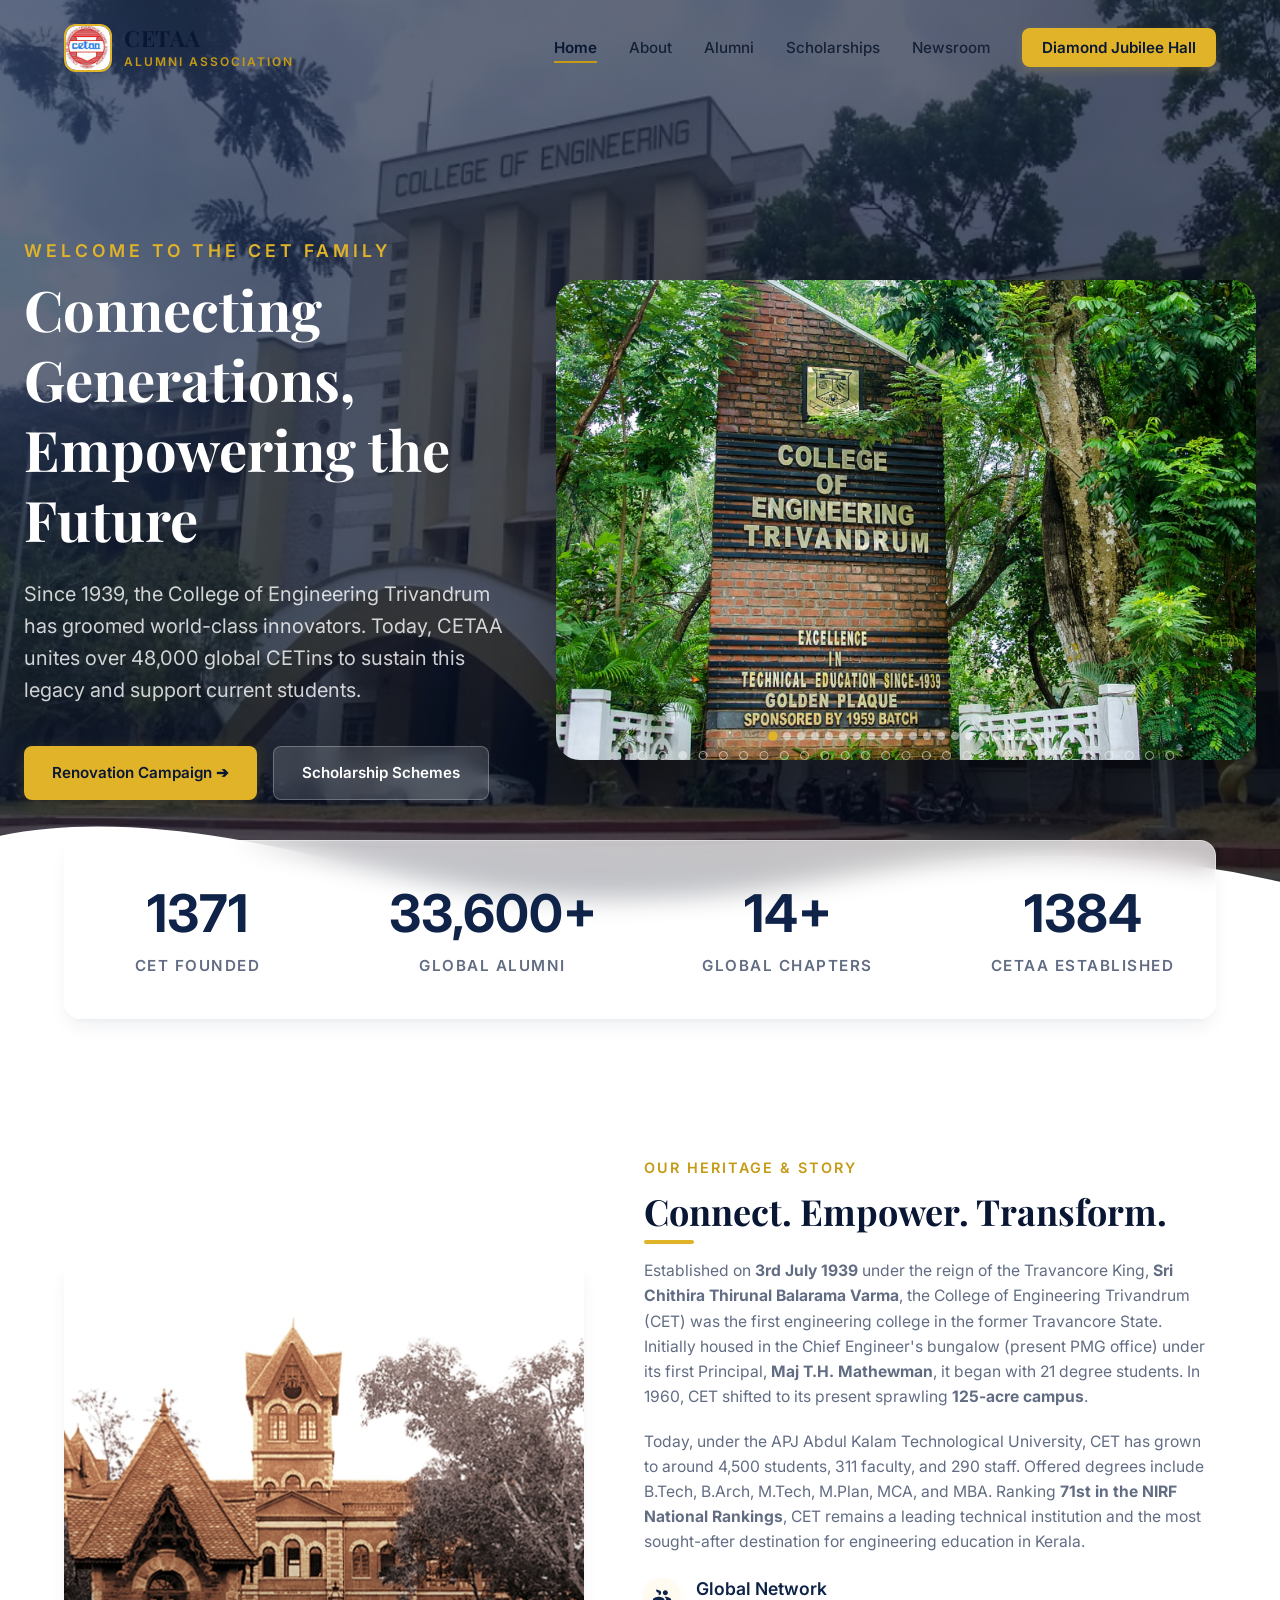
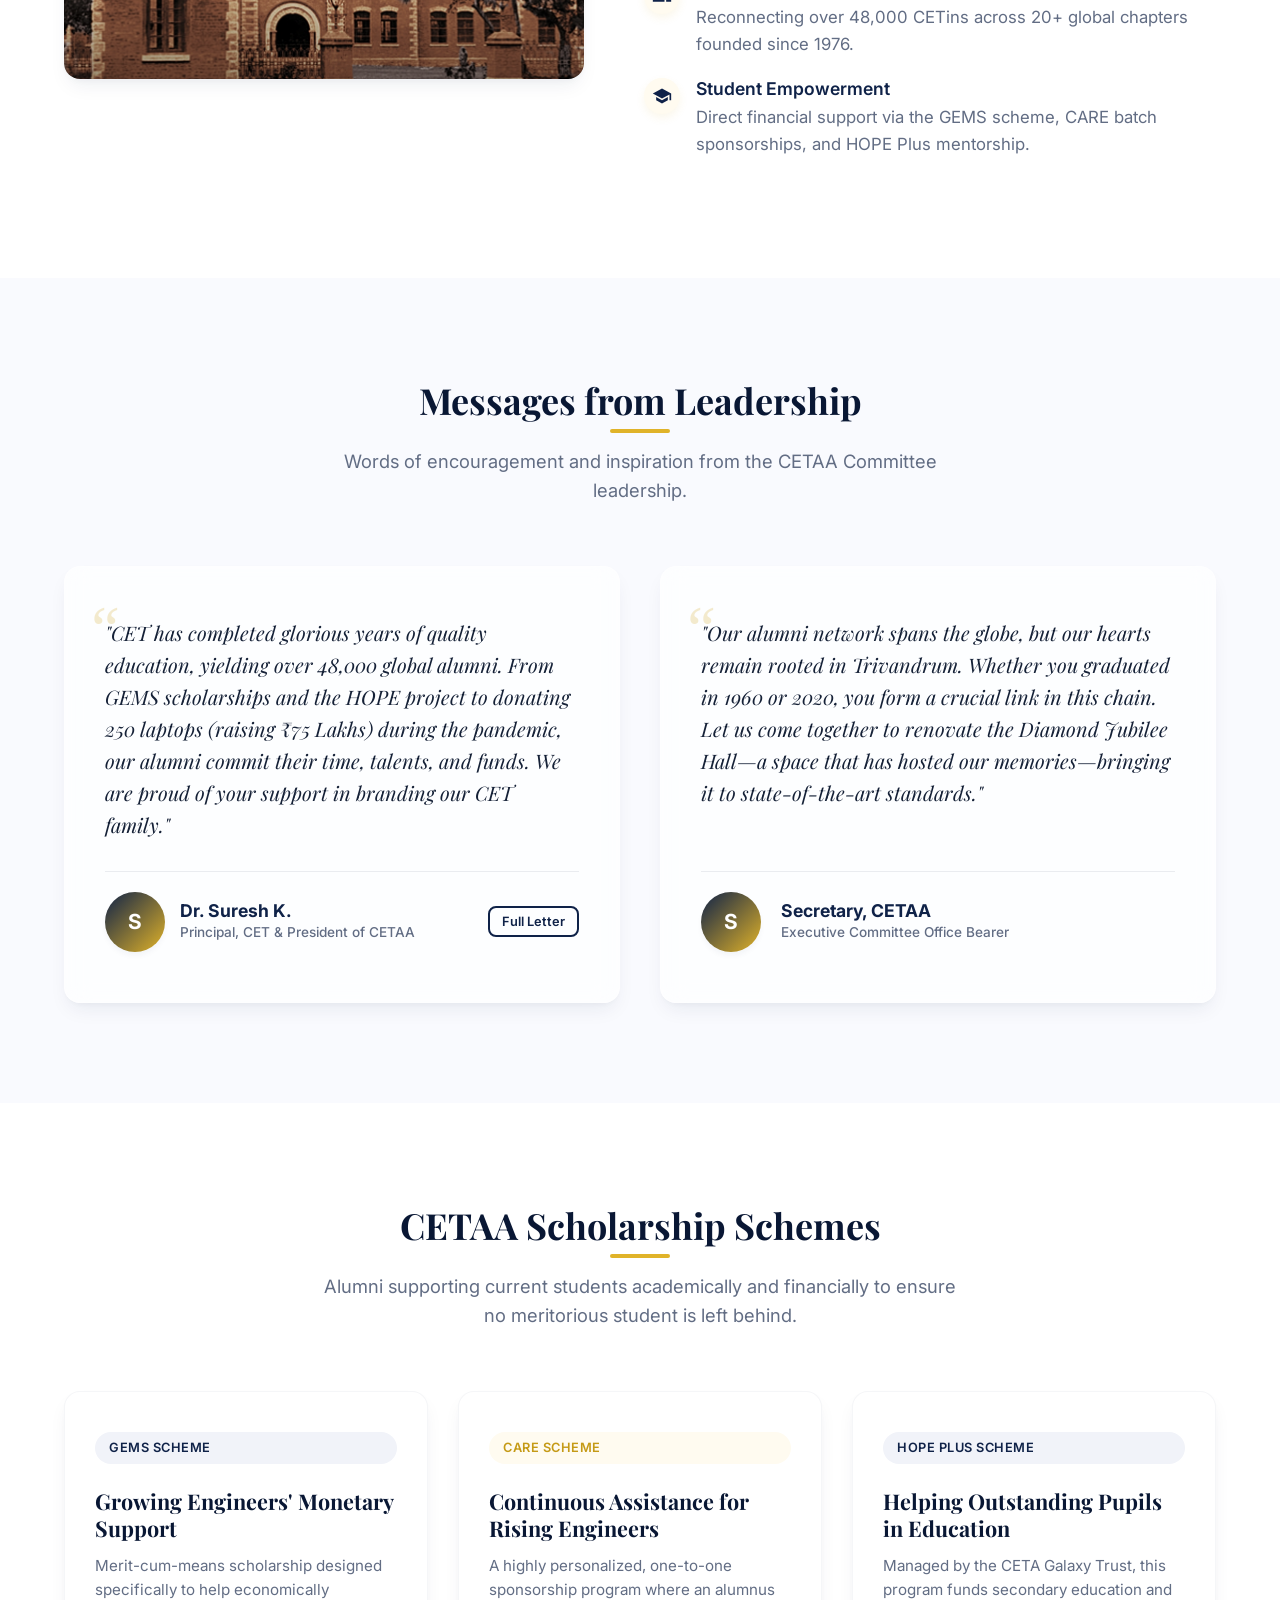
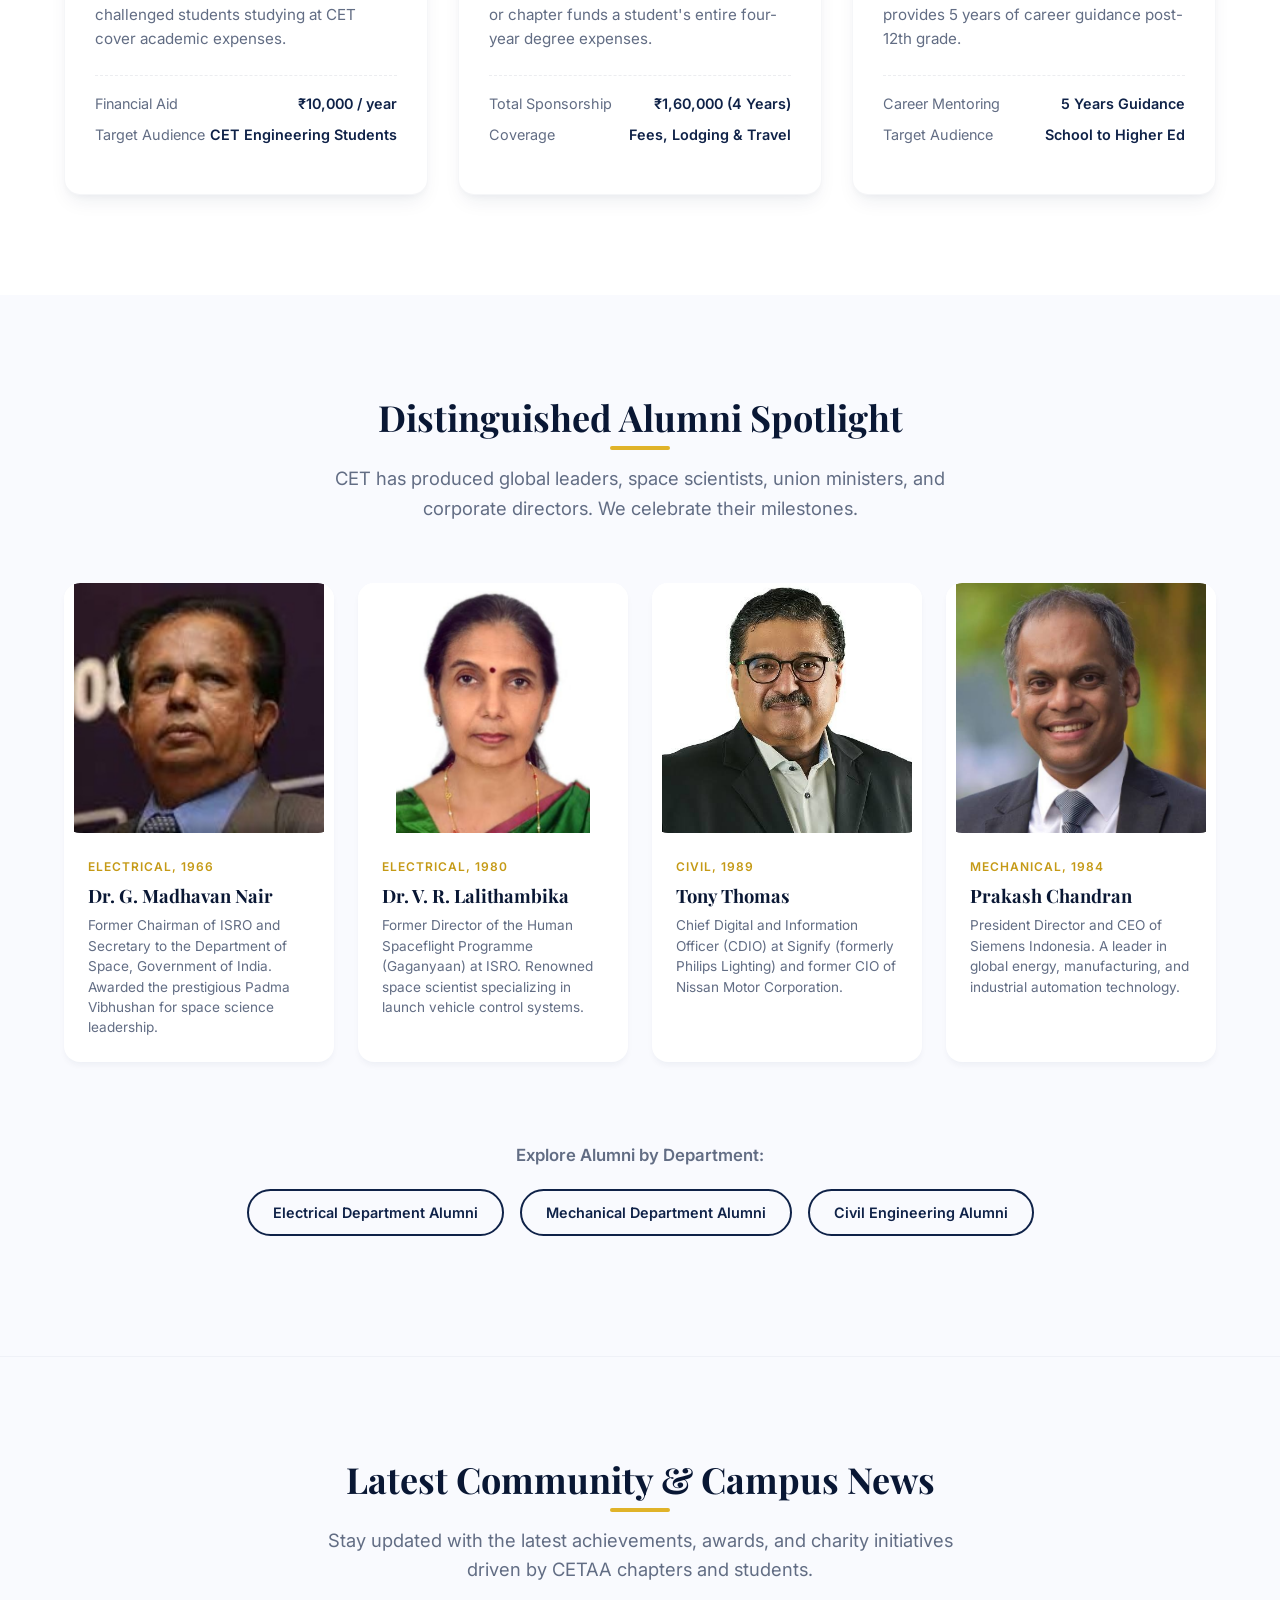
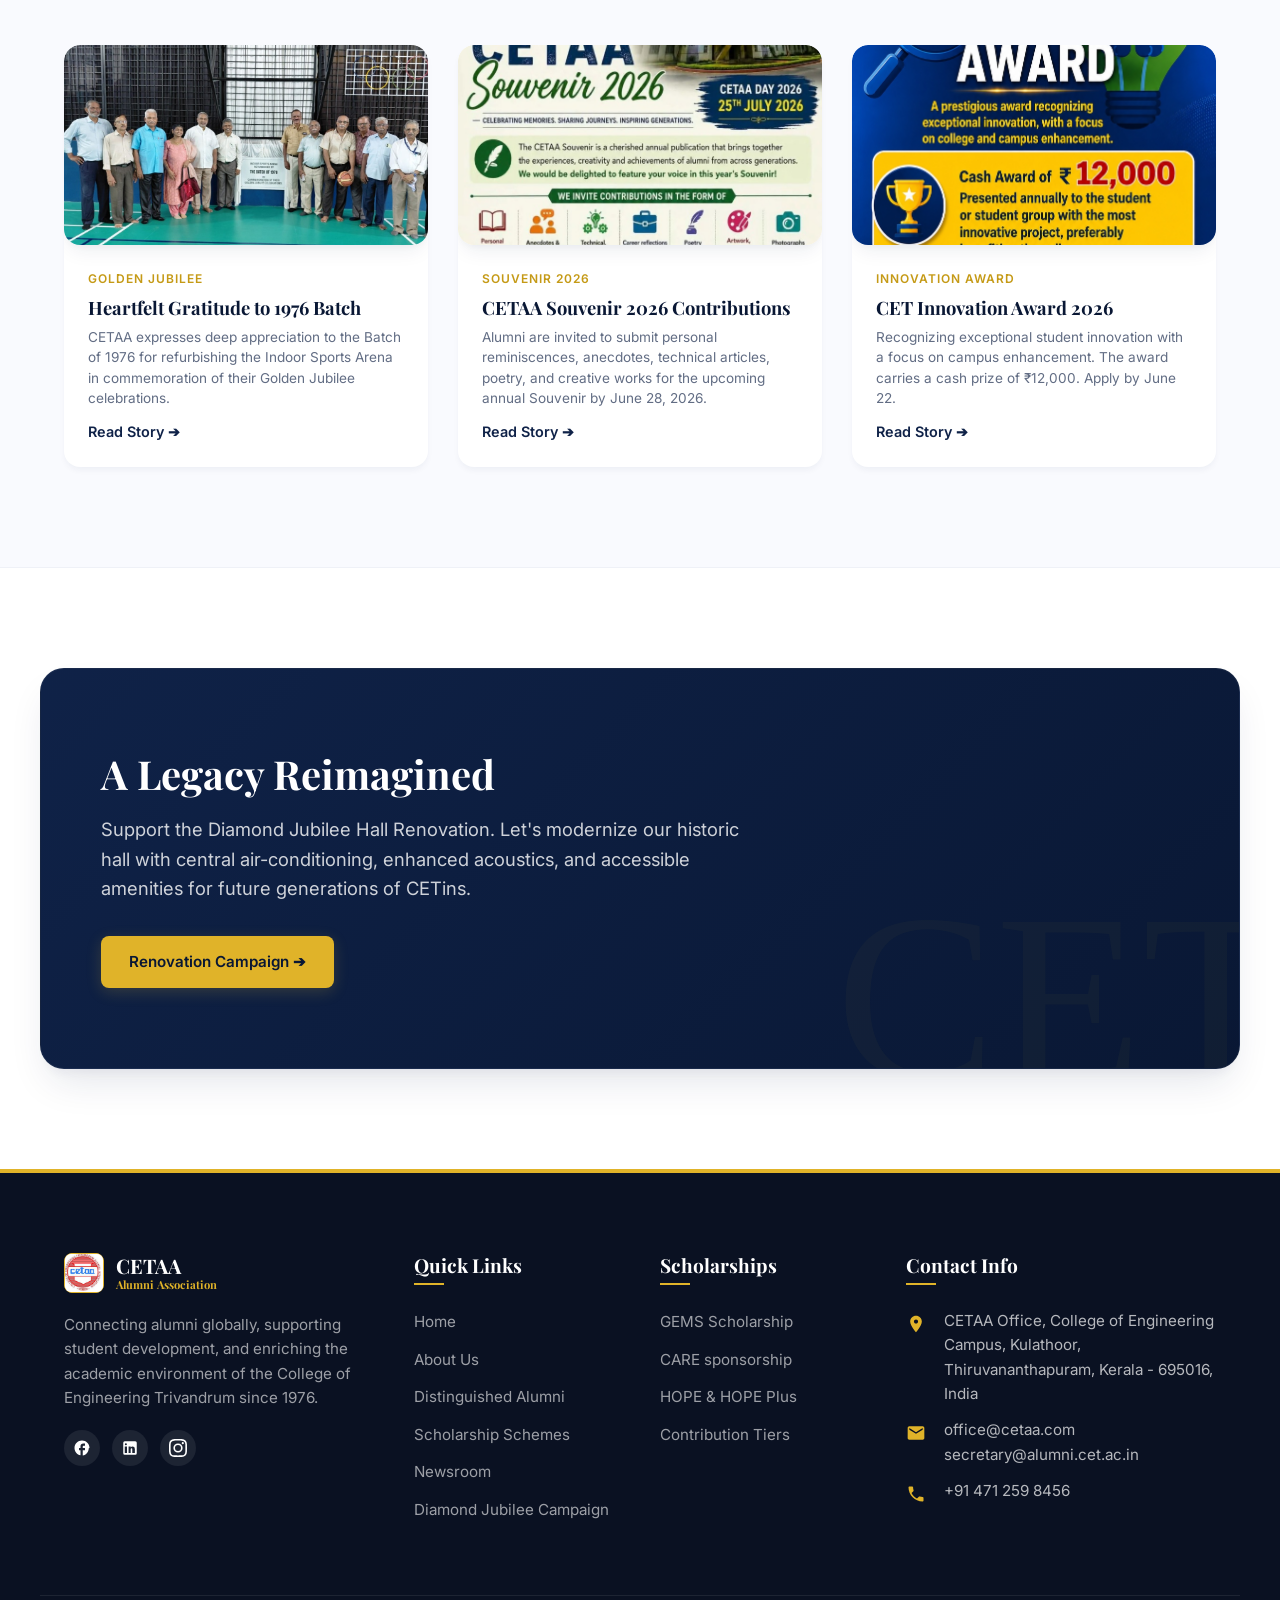
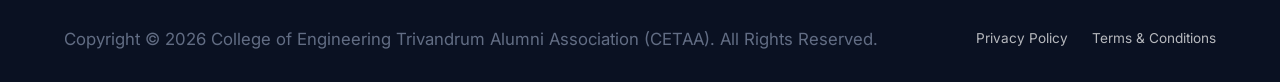
<file: index.html>
<!DOCTYPE html>
<html lang="en">
<head>
  <meta charset="UTF-8">
  <meta name="viewport" content="width=device-width, initial-scale=1.0">
  <meta name="description" content="Official website prototype for CETAA (College of Engineering Trivandrum Alumni Association). Connecting 48,000+ global alumni, supporting GEMS, CARE, and HOPE scholarships.">
  <title>CETAA | Connecting Generations, Empowering the Future</title>
  
  <!-- CSS Stylesheet -->
  <link rel="stylesheet" href="css/style.css">
</head>
<body>

  <!-- Navigation Header -->
  <header class="header-wrapper">
    <div class="container header-container">
      <a href="index.html" class="logo-link">
        <div class="logo-badge">
          <img src="assets/cetaa_logo.jpg" alt="CETAA Logo" style="width: 100%; height: 100%; object-fit: cover; border-radius: 10px;">
        </div>
        <div class="logo-text">
          <h3>CETAA</h3>
          <span>Alumni Association</span>
        </div>
      </a>
      
      <button class="hamburger" aria-label="Toggle Navigation">
        <span class="bar"></span>
        <span class="bar"></span>
        <span class="bar"></span>
      </button>
      
      <nav>
        <ul class="nav-menu">
          <li><a href="index.html" class="nav-link active">Home</a></li>
          <li><a href="#about" class="nav-link">About</a></li>
          <li><a href="#alumni" class="nav-link">Alumni</a></li>
          <li><a href="#scholarships" class="nav-link">Scholarships</a></li>
          <li><a href="#news" class="nav-link">Newsroom</a></li>
          <li><a href="renovation.html" class="nav-link nav-cta">Diamond Jubilee Hall</a></li>
        </ul>
      </nav>
    </div>
  </header>

  <!-- Hero Section -->
  <section class="hero-section">
    <div class="hero-bg">
      <div class="image-container">
        <div class="image-fallback">
          
          <span class="fallback-text">CET Main Campus</span>
        </div>
        <img src="assets/campus_hero.jpg" alt="College of Engineering Trivandrum Campus" loading="eager">
      </div>
    </div>
    
    <div class="container hero-grid">
      <div class="hero-content reveal">
        <h1><span>Welcome to the CET Family</span>Connecting Generations, Empowering the Future</h1>
        <p class="hero-tagline">Since 1939, the College of Engineering Trivandrum has groomed world-class innovators. Today, CETAA unites over 48,000 global CETins to sustain this legacy and support current students.</p>
        <div class="hero-actions">
          <a href="renovation.html" class="btn btn-accent">Renovation Campaign ➔</a>
          <a href="#scholarships" class="btn btn-glass">Scholarship Schemes</a>
        </div>
      </div>
      
      <div class="hero-visual reveal" style="height: 480px; overflow: hidden; position: relative; border-radius: var(--border-radius-lg); box-shadow: 0 30px 60px rgba(0, 0, 0, 0.3);">
        <div class="campus-slideshow" style="width: 100%; height: 100%; position: relative;">
          <!-- Slides 1 to 20 -->
          <div class="campus-slide active" style="position: absolute; inset: 0; opacity: 1; transition: opacity 1s ease;">
            <div class="image-container" style="height: 100%; border-radius: 0; box-shadow: none;">
              <img src="assets/cet_slide1.png" alt="CET Campus Photo 1" style="width: 100%; height: 100%; object-fit: cover;">
            </div>
          </div>
          <div class="campus-slide" style="position: absolute; inset: 0; opacity: 0; transition: opacity 1s ease;">
            <div class="image-container" style="height: 100%; border-radius: 0; box-shadow: none;">
              <img src="assets/cet_slide2.png" alt="CET Campus Photo 2" style="width: 100%; height: 100%; object-fit: cover;">
            </div>
          </div>
          <div class="campus-slide" style="position: absolute; inset: 0; opacity: 0; transition: opacity 1s ease;">
            <div class="image-container" style="height: 100%; border-radius: 0; box-shadow: none;">
              <img src="assets/cet_slide3.png" alt="CET Campus Photo 3" style="width: 100%; height: 100%; object-fit: cover;">
            </div>
          </div>
          <div class="campus-slide" style="position: absolute; inset: 0; opacity: 0; transition: opacity 1s ease;">
            <div class="image-container" style="height: 100%; border-radius: 0; box-shadow: none;">
              <img src="assets/cet_slide4.png" alt="CET Campus Photo 4" style="width: 100%; height: 100%; object-fit: cover;">
            </div>
          </div>
          <div class="campus-slide" style="position: absolute; inset: 0; opacity: 0; transition: opacity 1s ease;">
            <div class="image-container" style="height: 100%; border-radius: 0; box-shadow: none;">
              <img src="assets/cet_slide5.png" alt="CET Campus Photo 5" style="width: 100%; height: 100%; object-fit: cover;">
            </div>
          </div>
          <div class="campus-slide" style="position: absolute; inset: 0; opacity: 0; transition: opacity 1s ease;">
            <div class="image-container" style="height: 100%; border-radius: 0; box-shadow: none;">
              <img src="assets/cet_slide6.png" alt="CET Campus Photo 6" style="width: 100%; height: 100%; object-fit: cover;">
            </div>
          </div>
          <div class="campus-slide" style="position: absolute; inset: 0; opacity: 0; transition: opacity 1s ease;">
            <div class="image-container" style="height: 100%; border-radius: 0; box-shadow: none;">
              <img src="assets/cet_slide7.png" alt="CET Campus Photo 7" style="width: 100%; height: 100%; object-fit: cover;">
            </div>
          </div>
          <div class="campus-slide" style="position: absolute; inset: 0; opacity: 0; transition: opacity 1s ease;">
            <div class="image-container" style="height: 100%; border-radius: 0; box-shadow: none;">
              <img src="assets/cet_slide8.png" alt="CET Campus Photo 8" style="width: 100%; height: 100%; object-fit: cover;">
            </div>
          </div>
          <div class="campus-slide" style="position: absolute; inset: 0; opacity: 0; transition: opacity 1s ease;">
            <div class="image-container" style="height: 100%; border-radius: 0; box-shadow: none;">
              <img src="assets/cet_slide9.png" alt="CET Campus Photo 9" style="width: 100%; height: 100%; object-fit: cover;">
            </div>
          </div>
          <div class="campus-slide" style="position: absolute; inset: 0; opacity: 0; transition: opacity 1s ease;">
            <div class="image-container" style="height: 100%; border-radius: 0; box-shadow: none;">
              <img src="assets/cet_slide10.png" alt="CET Campus Photo 10" style="width: 100%; height: 100%; object-fit: cover;">
            </div>
          </div>
          <div class="campus-slide" style="position: absolute; inset: 0; opacity: 0; transition: opacity 1s ease;">
            <div class="image-container" style="height: 100%; border-radius: 0; box-shadow: none;">
              <img src="assets/cet_slide11.png" alt="CET Campus Photo 11" style="width: 100%; height: 100%; object-fit: cover;">
            </div>
          </div>
          <div class="campus-slide" style="position: absolute; inset: 0; opacity: 0; transition: opacity 1s ease;">
            <div class="image-container" style="height: 100%; border-radius: 0; box-shadow: none;">
              <img src="assets/cet_slide12.png" alt="CET Campus Photo 12" style="width: 100%; height: 100%; object-fit: cover;">
            </div>
          </div>
          <div class="campus-slide" style="position: absolute; inset: 0; opacity: 0; transition: opacity 1s ease;">
            <div class="image-container" style="height: 100%; border-radius: 0; box-shadow: none;">
              <img src="assets/cet_slide13.png" alt="CET Campus Photo 13" style="width: 100%; height: 100%; object-fit: cover;">
            </div>
          </div>
          <div class="campus-slide" style="position: absolute; inset: 0; opacity: 0; transition: opacity 1s ease;">
            <div class="image-container" style="height: 100%; border-radius: 0; box-shadow: none;">
              <img src="assets/cet_slide14.png" alt="CET Campus Photo 14" style="width: 100%; height: 100%; object-fit: cover;">
            </div>
          </div>
          <div class="campus-slide" style="position: absolute; inset: 0; opacity: 0; transition: opacity 1s ease;">
            <div class="image-container" style="height: 100%; border-radius: 0; box-shadow: none;">
              <img src="assets/cet_slide15.png" alt="CET Campus Photo 15" style="width: 100%; height: 100%; object-fit: cover;">
            </div>
          </div>
          <div class="campus-slide" style="position: absolute; inset: 0; opacity: 0; transition: opacity 1s ease;">
            <div class="image-container" style="height: 100%; border-radius: 0; box-shadow: none;">
              <img src="assets/cet_slide16.png" alt="CET Campus Photo 16" style="width: 100%; height: 100%; object-fit: cover;">
            </div>
          </div>
          <div class="campus-slide" style="position: absolute; inset: 0; opacity: 0; transition: opacity 1s ease;">
            <div class="image-container" style="height: 100%; border-radius: 0; box-shadow: none;">
              <img src="assets/cet_slide17.png" alt="CET Campus Photo 17" style="width: 100%; height: 100%; object-fit: cover;">
            </div>
          </div>
          <div class="campus-slide" style="position: absolute; inset: 0; opacity: 0; transition: opacity 1s ease;">
            <div class="image-container" style="height: 100%; border-radius: 0; box-shadow: none;">
              <img src="assets/cet_slide18.png" alt="CET Campus Photo 18" style="width: 100%; height: 100%; object-fit: cover;">
            </div>
          </div>
          <div class="campus-slide" style="position: absolute; inset: 0; opacity: 0; transition: opacity 1s ease;">
            <div class="image-container" style="height: 100%; border-radius: 0; box-shadow: none;">
              <img src="assets/cet_slide19.png" alt="CET Campus Photo 19" style="width: 100%; height: 100%; object-fit: cover;">
            </div>
          </div>
          <div class="campus-slide" style="position: absolute; inset: 0; opacity: 0; transition: opacity 1s ease;">
            <div class="image-container" style="height: 100%; border-radius: 0; box-shadow: none;">
              <img src="assets/cet_slide20.png" alt="CET Campus Photo 20" style="width: 100%; height: 100%; object-fit: cover;">
            </div>
          </div>
        </div>
        <div class="slideshow-dots" style="position: absolute; bottom: 20px; left: 50%; transform: translateX(-50%); display: flex; gap: 6px; z-index: 10;">
          <span class="slide-dot active" style="width: 8px; height: 8px; border-radius: 50%; background: var(--accent); cursor: pointer; transition: all 0.3s;"></span>
          <span class="slide-dot" style="width: 8px; height: 8px; border-radius: 50%; background: rgba(255,255,255,0.5); cursor: pointer; transition: all 0.3s;"></span>
          <span class="slide-dot" style="width: 8px; height: 8px; border-radius: 50%; background: rgba(255,255,255,0.5); cursor: pointer; transition: all 0.3s;"></span>
          <span class="slide-dot" style="width: 8px; height: 8px; border-radius: 50%; background: rgba(255,255,255,0.5); cursor: pointer; transition: all 0.3s;"></span>
          <span class="slide-dot" style="width: 8px; height: 8px; border-radius: 50%; background: rgba(255,255,255,0.5); cursor: pointer; transition: all 0.3s;"></span>
          <span class="slide-dot" style="width: 8px; height: 8px; border-radius: 50%; background: rgba(255,255,255,0.5); cursor: pointer; transition: all 0.3s;"></span>
          <span class="slide-dot" style="width: 8px; height: 8px; border-radius: 50%; background: rgba(255,255,255,0.5); cursor: pointer; transition: all 0.3s;"></span>
          <span class="slide-dot" style="width: 8px; height: 8px; border-radius: 50%; background: rgba(255,255,255,0.5); cursor: pointer; transition: all 0.3s;"></span>
          <span class="slide-dot" style="width: 8px; height: 8px; border-radius: 50%; background: rgba(255,255,255,0.5); cursor: pointer; transition: all 0.3s;"></span>
          <span class="slide-dot" style="width: 8px; height: 8px; border-radius: 50%; background: rgba(255,255,255,0.5); cursor: pointer; transition: all 0.3s;"></span>
          <span class="slide-dot" style="width: 8px; height: 8px; border-radius: 50%; background: rgba(255,255,255,0.5); cursor: pointer; transition: all 0.3s;"></span>
          <span class="slide-dot" style="width: 8px; height: 8px; border-radius: 50%; background: rgba(255,255,255,0.5); cursor: pointer; transition: all 0.3s;"></span>
          <span class="slide-dot" style="width: 8px; height: 8px; border-radius: 50%; background: rgba(255,255,255,0.5); cursor: pointer; transition: all 0.3s;"></span>
          <span class="slide-dot" style="width: 8px; height: 8px; border-radius: 50%; background: rgba(255,255,255,0.5); cursor: pointer; transition: all 0.3s;"></span>
          <span class="slide-dot" style="width: 8px; height: 8px; border-radius: 50%; background: rgba(255,255,255,0.5); cursor: pointer; transition: all 0.3s;"></span>
          <span class="slide-dot" style="width: 8px; height: 8px; border-radius: 50%; background: rgba(255,255,255,0.5); cursor: pointer; transition: all 0.3s;"></span>
          <span class="slide-dot" style="width: 8px; height: 8px; border-radius: 50%; background: rgba(255,255,255,0.5); cursor: pointer; transition: all 0.3s;"></span>
          <span class="slide-dot" style="width: 8px; height: 8px; border-radius: 50%; background: rgba(255,255,255,0.5); cursor: pointer; transition: all 0.3s;"></span>
          <span class="slide-dot" style="width: 8px; height: 8px; border-radius: 50%; background: rgba(255,255,255,0.5); cursor: pointer; transition: all 0.3s;"></span>
          <span class="slide-dot" style="width: 8px; height: 8px; border-radius: 50%; background: rgba(255,255,255,0.5); cursor: pointer; transition: all 0.3s;"></span>
        </div>
      </div>
    </div>
    
    <div class="hero-shape">
      <svg data-name="Layer 1" xmlns="http://www.w3.org/2000/svg" viewBox="0 0 1200 120" preserveAspectRatio="none">
        <path d="M321.39,56.44c58-10.79,114.16-30.13,172-41.86,82.39-16.72,168.19-17.73,250.45-.39C823.78,31,906.67,72,985.66,92.83c70.05,18.48,146.53,26.09,214.34,3V0H0V27.35A600.21,600.21,0,0,0,321.39,56.44Z" class="shape-fill"></path>
      </svg>
    </div>
  </section>

  <!-- Stats Strip Section -->
  <section class="stats-section container">
    <div class="glass-card stats-grid reveal">
      <div class="stats-card">
        <h3 class="counter" data-target="1939" data-suffix="">0</h3>
        <p>CET Founded</p>
      </div>
      <div class="stats-card">
        <h3 class="counter" data-target="48000" data-suffix="+">0</h3>
        <p>Global Alumni</p>
      </div>
      <div class="stats-card">
        <h3 class="counter" data-target="20" data-suffix="+">0</h3>
        <p>Global Chapters</p>
      </div>
      <div class="stats-card">
        <h3 class="counter" data-target="1976" data-suffix="">0</h3>
        <p>CETAA Established</p>
      </div>
    </div>
  </section>

  <!-- About / Mission Section -->
  <section id="about" class="section-padding">
    <div class="container mission-grid">
      <div class="mission-media reveal">
        <div class="image-container">
          <div class="image-fallback">
            
            <span class="fallback-text">CETAA Heritage & Story</span>
            <span class="fallback-desc">Founded in 1976 to bridge alumni and alma mater.</span>
          </div>
          <img src="assets/cet_slide2.png" alt="CET Campus View" loading="lazy">
        </div>
      </div>
      
      <div class="mission-content reveal">
        <h4>Our Heritage & Story</h4>
        <h2 class="section-title-left">Connect. Empower. Transform.</h2>
        <p class="mission-text" style="font-size: 0.98rem; margin-bottom: 20px; line-height: 1.6;">
          Established on <strong>3rd July 1939</strong> under the reign of the Travancore King, <strong>Sri Chithira Thirunal Balarama Varma</strong>, the College of Engineering Trivandrum (CET) was the first engineering college in the former Travancore State. Initially housed in the Chief Engineer's bungalow (present PMG office) under its first Principal, <strong>Maj T.H. Mathewman</strong>, it began with 21 degree students. In 1960, CET shifted to its present sprawling <strong>125-acre campus</strong>.
        </p>
        <p class="mission-text" style="font-size: 0.98rem; margin-bottom: 24px; line-height: 1.6;">
          Today, under the APJ Abdul Kalam Technological University, CET has grown to around 4,500 students, 311 faculty, and 290 staff. Offered degrees include B.Tech, B.Arch, M.Tech, M.Plan, MCA, and MBA. Ranking <strong>71st in the NIRF National Rankings</strong>, CET remains a leading technical institution and the most sought-after destination for engineering education in Kerala.
        </p>
        <ul class="mission-points">
          <li>
            <div class="mission-icon"><svg class="icon-svg" style="color: var(--primary);" viewBox="0 0 24 24"><path d="M16 11c1.66 0 2.99-1.34 2.99-3S17.66 5 16 5s-3 1.34-3 3 1.34 3 3 3zm-8 0c1.66 0 2.99-1.34 2.99-3S9.66 5 8 5 5 3.34 5 5s1.34 3 3 3zm0 2c-2.33 0-7 1.17-7 3.5V19h14v-2.5c0-2.33-4.67-3.5-7-3.5zm8 0c-.29 0-.62.02-.97.05 1.16.84 1.97 1.97 1.97 3.45V19h6v-2.5c0-2.33-4.67-3.5-7-3.5z"/></svg></div>
            <div>
              <h5>Global Network</h5>
              <p>Reconnecting over 48,000 CETins across 20+ global chapters founded since 1976.</p>
            </div>
          </li>
          <li>
            <div class="mission-icon"><svg class="icon-svg" style="color: var(--primary);" viewBox="0 0 24 24"><path d="M5 13.18v4L12 21l7-3.82v-4L12 17l-7-3.82zM12 3L1 9l11 6 9-4.91V17h2V9L12 3z"/></svg></div>
            <div>
              <h5>Student Empowerment</h5>
              <p>Direct financial support via the GEMS scheme, CARE batch sponsorships, and HOPE Plus mentorship.</p>
            </div>
          </li>
        </ul>
      </div>
    </div>
  </section>

  <!-- Leadership Messages -->
  <section class="section-padding leadership-section">
    <div class="container">
      <div class="text-center reveal">
        <h2 class="section-title">Messages from Leadership</h2>
        <p class="subtitle">Words of encouragement and inspiration from the CETAA Committee leadership.</p>
      </div>
      
      <div class="leadership-grid">
        <!-- President's Message -->
        <div class="glass-card message-card reveal">
          <div class="message-quote">
            "CET has completed glorious years of quality education, yielding over 48,000 global alumni. From GEMS scholarships and the HOPE project to donating 250 laptops (raising ₹75 Lakhs) during the pandemic, our alumni commit their time, talents, and funds. We are proud of your support in branding our CET family."
          </div>
          <div class="message-author" style="justify-content: space-between; align-items: center; gap: 12px;">
            <div class="flex" style="align-items: center; gap: 15px;">
              <div class="author-avatar">S</div>
              <div class="author-info">
                <h5>Dr. Suresh K.</h5>
                <p>Principal, CET & President of CETAA</p>
              </div>
            </div>
            <button class="btn btn-outline" id="trigger-president-modal" style="padding: 6px 12px; font-size: 0.8rem; margin-top: 0; white-space: nowrap;">Full Letter</button>
          </div>
        </div>
        
        <!-- Secretary's Message -->
        <div class="glass-card message-card reveal">
          <div class="message-quote">
            "Our alumni network spans the globe, but our hearts remain rooted in Trivandrum. Whether you graduated in 1960 or 2020, you form a crucial link in this chain. Let us come together to renovate the Diamond Jubilee Hall—a space that has hosted our memories—bringing it to state-of-the-art standards."
          </div>
          <div class="message-author">
            <div class="author-avatar">S</div>
            <div class="author-info">
              <h5>Secretary, CETAA</h5>
              <p>Executive Committee Office Bearer</p>
            </div>
          </div>
        </div>
      </div>
    </div>
  </section>

  <!-- Scholarship Schemes Section -->
  <section id="scholarships" class="section-padding">
    <div class="container">
      <div class="text-center reveal">
        <h2 class="section-title">CETAA Scholarship Schemes</h2>
        <p class="subtitle">Alumni supporting current students academically and financially to ensure no meritorious student is left behind.</p>
      </div>
      
      <div class="schemes-grid">
        <!-- GEMS -->
        <div class="scheme-card reveal">
          <div>
            <div class="scheme-badge">GEMS Scheme</div>
            <h4>Growing Engineers' Monetary Support</h4>
            <p class="scheme-desc">Merit-cum-means scholarship designed specifically to help economically challenged students studying at CET cover academic expenses.</p>
          </div>
          <div class="scheme-details">
            <div class="scheme-meta">
              <span class="meta-label">Financial Aid</span>
              <span class="meta-value">₹10,000 / year</span>
            </div>
            <div class="scheme-meta">
              <span class="meta-label">Target Audience</span>
              <span class="meta-value">CET Engineering Students</span>
            </div>
          </div>
        </div>
        
        <!-- CARE -->
        <div class="scheme-card reveal">
          <div>
            <div class="scheme-badge">CARE Scheme</div>
            <h4>Continuous Assistance for Rising Engineers</h4>
            <p class="scheme-desc">A highly personalized, one-to-one sponsorship program where an alumnus or chapter funds a student's entire four-year degree expenses.</p>
          </div>
          <div class="scheme-details">
            <div class="scheme-meta">
              <span class="meta-label">Total Sponsorship</span>
              <span class="meta-value">₹1,60,000 (4 Years)</span>
            </div>
            <div class="scheme-meta">
              <span class="meta-label">Coverage</span>
              <span class="meta-value">Fees, Lodging & Travel</span>
            </div>
          </div>
        </div>
        
        <!-- HOPE PLUS -->
        <div class="scheme-card reveal">
          <div>
            <div class="scheme-badge">HOPE Plus Scheme</div>
            <h4>Helping Outstanding Pupils in Education</h4>
            <p class="scheme-desc">Managed by the CETA Galaxy Trust, this program funds secondary education and provides 5 years of career guidance post-12th grade.</p>
          </div>
          <div class="scheme-details">
            <div class="scheme-meta">
              <span class="meta-label">Career Mentoring</span>
              <span class="meta-value">5 Years Guidance</span>
            </div>
            <div class="scheme-meta">
              <span class="meta-label">Target Audience</span>
              <span class="meta-value">School to Higher Ed</span>
            </div>
          </div>
        </div>
      </div>
    </div>
  </section>

  <!-- Wall of Pride / Distinguished Alumni Section -->
  <section id="alumni" class="section-padding pride-section">
    <div class="container">
      
      <!-- Part 1: Distinguished Alumni -->
      <div class="text-center reveal" style="margin-bottom: 50px;">
        <h2 class="section-title">Distinguished Alumni Spotlight</h2>
        <p class="subtitle">CET has produced global leaders, space scientists, union ministers, and corporate directors. We celebrate their milestones.</p>
      </div>
      
      <div class="alumni-grid" style="margin-bottom: 80px;">
        <!-- Dr. G. Madhavan Nair -->
        <div class="pride-card reveal">
          <div class="pride-img">
            <div class="image-container">
              <div class="image-fallback" style="background: linear-gradient(135deg, #0f172a, #334155);">
                
                <span class="fallback-text">Dr. G. Madhavan Nair</span>
                <span class="fallback-desc">Former Chairman, ISRO</span>
              </div>
              <img src="assets/alumni_madhavan_nair.jpg" alt="Dr. G. Madhavan Nair" class="alumni-img" loading="lazy">
            </div>
          </div>
          <div class="pride-body" style="padding: 24px;">
            <span class="pride-tag">Electrical, 1966</span>
            <h4 style="font-size: 1.15rem; margin-bottom: 8px;">Dr. G. Madhavan Nair</h4>
            <p style="font-size: 0.85rem; margin-bottom: 0; line-height: 1.5;">Former Chairman of ISRO and Secretary to the Department of Space, Government of India. Awarded the prestigious Padma Vibhushan for space science leadership.</p>
          </div>
        </div>

        <!-- Dr. V. R. Lalithambika -->
        <div class="pride-card reveal">
          <div class="pride-img">
            <div class="image-container">
              <div class="image-fallback" style="background: linear-gradient(135deg, #0f172a, #334155);">
                
                <span class="fallback-text">Dr. V.R. Lalithambika</span>
                <span class="fallback-desc">Director, Gaganyaan Mission</span>
              </div>
              <img src="assets/news_lalithambika.jpg" alt="Dr. V. R. Lalithambika" class="alumni-img" loading="lazy">
            </div>
          </div>
          <div class="pride-body" style="padding: 24px;">
            <span class="pride-tag">Electrical, 1980</span>
            <h4 style="font-size: 1.15rem; margin-bottom: 8px;">Dr. V. R. Lalithambika</h4>
            <p style="font-size: 0.85rem; margin-bottom: 0; line-height: 1.5;">Former Director of the Human Spaceflight Programme (Gaganyaan) at ISRO. Renowned space scientist specializing in launch vehicle control systems.</p>
          </div>
        </div>

        <!-- Tony Thomas -->
        <div class="pride-card reveal">
          <div class="pride-img">
            <div class="image-container">
              <div class="image-fallback" style="background: linear-gradient(135deg, #0f172a, #334155);">
                
                <span class="fallback-text">Tony Thomas</span>
                <span class="fallback-desc">CDIO, Signify</span>
              </div>
              <img src="assets/alumni_tony_thomas.jpg" alt="Tony Thomas" class="alumni-img" loading="lazy">
            </div>
          </div>
          <div class="pride-body" style="padding: 24px;">
            <span class="pride-tag">Civil, 1989</span>
            <h4 style="font-size: 1.15rem; margin-bottom: 8px;">Tony Thomas</h4>
            <p style="font-size: 0.85rem; margin-bottom: 0; line-height: 1.5;">Chief Digital and Information Officer (CDIO) at Signify (formerly Philips Lighting) and former CIO of Nissan Motor Corporation.</p>
          </div>
        </div>

        <!-- Prakash Chandran -->
        <div class="pride-card reveal">
          <div class="pride-img">
            <div class="image-container">
              <div class="image-fallback" style="background: linear-gradient(135deg, #0f172a, #334155);">
                
                <span class="fallback-text">Prakash Chandran</span>
                <span class="fallback-desc">President, Siemens Indonesia</span>
              </div>
              <img src="assets/alumni_prakash_chandran.jpg" alt="Prakash Chandran" class="alumni-img" loading="lazy">
            </div>
          </div>
          <div class="pride-body" style="padding: 24px;">
            <span class="pride-tag">Mechanical, 1984</span>
            <h4 style="font-size: 1.15rem; margin-bottom: 8px;">Prakash Chandran</h4>
            <p style="font-size: 0.85rem; margin-bottom: 0; line-height: 1.5;">President Director and CEO of Siemens Indonesia. A leader in global energy, manufacturing, and industrial automation technology.</p>
          </div>
        </div>
      </div>
      <!-- Departmental Alumni Portals -->
      <div class="text-center reveal" style="margin-top: 40px; margin-bottom: 20px;">
        <p style="margin-bottom: 20px; font-weight: 600; color: var(--text-muted);">Explore Alumni by Department:</p>
        <div class="flex" style="justify-content: center; gap: 16px; flex-wrap: wrap;">
          <a href="https://alumni.cet.ac.in/page/Department-of-Electrical-Engineering.dz" class="btn btn-outline" target="_blank" rel="noopener noreferrer" style="padding: 10px 24px; font-size: 0.9rem; border-radius: 30px;">Electrical Department Alumni</a>
          <a href="https://alumni.cet.ac.in/page/Department-of-Mechanical-Engineering.dz" class="btn btn-outline" target="_blank" rel="noopener noreferrer" style="padding: 10px 24px; font-size: 0.9rem; border-radius: 30px;">Mechanical Department Alumni</a>
          <a href="https://alumni.cet.ac.in/page/Department-of-Civil-Engineering.dz" class="btn btn-outline" target="_blank" rel="noopener noreferrer" style="padding: 10px 24px; font-size: 0.9rem; border-radius: 30px;">Civil Engineering Alumni</a>
        </div>
      </div>
    </div>
  </section>

  <!-- Latest Community & Campus News Section -->
  <section id="news" class="section-padding news-section" style="background-color: var(--bg-secondary); border-top: 1px solid rgba(15, 34, 71, 0.04); border-bottom: 1px solid rgba(15, 34, 71, 0.04);">
    <div class="container">
      
      <!-- Part 2: Wall of Pride / News -->
      <div class="text-center reveal" style="margin-bottom: 50px;">
        <h2 class="section-title">Latest Community & Campus News</h2>
        <p class="subtitle">Stay updated with the latest achievements, awards, and charity initiatives driven by CETAA chapters and students.</p>
      </div>

      <div class="pride-grid">
        <!-- 1976 Batch Golden Jubilee -->
        <div class="pride-card reveal">
          <div class="pride-img">
            <div class="image-container">
              <div class="image-fallback" style="background: linear-gradient(135deg, #0f2247, #1e3a8a);">
                <span class="fallback-text">1976 Batch Golden Jubilee</span>
              </div>
              <img src="assets/news_1976_batch.jpg" alt="1976 Batch Golden Jubilee Indoor Sports Arena Refurbishment" loading="lazy">
            </div>
          </div>
          <div class="pride-body" style="padding: 24px;">
            <span class="pride-tag">Golden Jubilee</span>
            <h4 style="font-size: 1.15rem; margin-bottom: 8px;">Heartfelt Gratitude to 1976 Batch</h4>
            <p style="font-size: 0.85rem; margin-bottom: 12px; line-height: 1.5;">CETAA expresses deep appreciation to the Batch of 1976 for refurbishing the Indoor Sports Arena in commemoration of their Golden Jubilee celebrations.</p>
            <a href="https://alumni.cet.ac.in/newsroom/news/Heartfelt-Gratitude-to-the-1976-Batch-Golden-Jubilee-Batch.dz" class="pride-link" target="_blank" rel="noopener noreferrer">Read Story ➔</a>
          </div>
        </div>
        
        <!-- CETAA Souvenir 2026 -->
        <div class="pride-card reveal">
          <div class="pride-img">
            <div class="image-container">
              <div class="image-fallback" style="background: linear-gradient(135deg, #0f2247, #1e3a8a);">
                <span class="fallback-text">CETAA Souvenir 2026</span>
              </div>
              <img src="assets/news_souvenir_2026.jpg" alt="CETAA Souvenir 2026 Call for Articles" loading="lazy">
            </div>
          </div>
          <div class="pride-body" style="padding: 24px;">
            <span class="pride-tag">Souvenir 2026</span>
            <h4 style="font-size: 1.15rem; margin-bottom: 8px;">CETAA Souvenir 2026 Contributions</h4>
            <p style="font-size: 0.85rem; margin-bottom: 12px; line-height: 1.5;">Alumni are invited to submit personal reminiscences, anecdotes, technical articles, poetry, and creative works for the upcoming annual Souvenir by June 28, 2026.</p>
            <a href="https://alumni.cet.ac.in/newsroom/news/CETAA-Souvenir-2026.dz" class="pride-link" target="_blank" rel="noopener noreferrer">Read Story ➔</a>
          </div>
        </div>
        
        <!-- CET Innovation Award 2026 -->
        <div class="pride-card reveal">
          <div class="pride-img">
            <div class="image-container">
              <div class="image-fallback" style="background: linear-gradient(135deg, #0f2247, #1e3a8a);">
                <span class="fallback-text">CET Innovation Award 2026</span>
              </div>
              <img src="assets/news_innovation_award_2026.jpg" alt="CET Innovation Award 2026 Application Drive" loading="lazy">
            </div>
          </div>
          <div class="pride-body" style="padding: 24px;">
            <span class="pride-tag">Innovation Award</span>
            <h4 style="font-size: 1.15rem; margin-bottom: 8px;">CET Innovation Award 2026</h4>
            <p style="font-size: 0.85rem; margin-bottom: 12px; line-height: 1.5;">Recognizing exceptional student innovation with a focus on campus enhancement. The award carries a cash prize of ₹12,000. Apply by June 22.</p>
            <a href="https://alumni.cet.ac.in/newsroom/news/CET-Innovation-Award-2026.dz" class="pride-link" target="_blank" rel="noopener noreferrer">Read Story ➔</a>
          </div>
        </div>
      </div>
    </div>
  </section>

  <!-- CTA Banner to Renovation Page -->
  <section class="section-padding container">
    <div class="cta-banner reveal">
      <div class="cta-banner-content">
        <h2>A Legacy Reimagined</h2>
        <p>Support the Diamond Jubilee Hall Renovation. Let's modernize our historic hall with central air-conditioning, enhanced acoustics, and accessible amenities for future generations of CETins.</p>
        <a href="renovation.html" class="btn btn-accent">Renovation Campaign ➔</a>
      </div>
      <div class="cta-accent-accent">CET</div>
    </div>
  </section>

  <!-- Footer Section -->
  <footer class="footer-section">
    <div class="container footer-grid">
      <div class="footer-col">
        <div class="footer-logo">
          <div class="footer-logo-badge">
            <img src="assets/cetaa_logo.jpg" alt="CETAA Logo" style="width: 100%; height: 100%; object-fit: cover; border-radius: 6px;">
          </div>
          <h3>CETAA <span>Alumni Association</span></h3>
        </div>
        <p>Connecting alumni globally, supporting student development, and enriching the academic environment of the College of Engineering Trivandrum since 1976.</p>
        <div class="social-links">
          <a href="https://www.facebook.com/groups/cetaa/" class="social-icon" aria-label="Facebook" target="_blank" rel="noopener noreferrer">
            <img src="assets/facebook.svg" alt="Facebook">
          </a>
          <a href="https://www.linkedin.com/company/cetaa-cet/?originalSubdomain=in" class="social-icon" aria-label="LinkedIn" target="_blank" rel="noopener noreferrer">
            <img src="assets/linkedin.svg" alt="LinkedIn">
          </a>
          <a href="https://www.instagram.com/cetaacet/" class="social-icon" aria-label="Instagram" target="_blank" rel="noopener noreferrer">
            <img src="assets/instagram.svg" alt="Instagram">
          </a>
        </div>
      </div>
      
      <div class="footer-col">
        <h4>Quick Links</h4>
        <ul class="footer-links">
          <li><a href="index.html">Home</a></li>
          <li><a href="#about">About Us</a></li>
          <li><a href="#alumni">Distinguished Alumni</a></li>
          <li><a href="#scholarships">Scholarship Schemes</a></li>
          <li><a href="#news">Newsroom</a></li>
          <li><a href="renovation.html">Diamond Jubilee Campaign</a></li>
        </ul>
      </div>
      
      <div class="footer-col">
        <h4>Scholarships</h4>
        <ul class="footer-links">
          <li><a href="#scholarships">GEMS Scholarship</a></li>
          <li><a href="#scholarships">CARE sponsorship</a></li>
          <li><a href="#scholarships">HOPE & HOPE Plus</a></li>
          <li><a href="renovation.html#donate">Contribution Tiers</a></li>
        </ul>
      </div>
      
      <div class="footer-col">
        <h4>Contact Info</h4>
        <ul class="footer-contact">
          <li>
            <span class="footer-contact-icon"><svg class="icon-svg" style="color: var(--accent); margin-right: 6px;" viewBox="0 0 24 24"><path d="M12 2C8.13 2 5 5.13 5 9c0 5.25 7 13 7 13s7-7.75 7-13c0-3.87-3.13-7-7-7zm0 9.5c-1.38 0-2.5-1.12-2.5-2.5s1.12-2.5 2.5-2.5 2.5 1.12 2.5 2.5-1.12 2.5-2.5 2.5z"/></svg></span>
            <span>CETAA Office, College of Engineering Campus, Kulathoor, Thiruvananthapuram, Kerala - 695016, India</span>
          </li>
          <li>
            <span class="footer-contact-icon"><svg class="icon-svg" style="color: var(--accent); margin-right: 6px;" viewBox="0 0 24 24"><path d="M20 4H4c-1.1 0-1.99.9-1.99 2L2 18c0 1.1.9 2 2 2h16c1.1 0 2-.9 2-2V6c0-1.1-.9-2-2-2zm0 4l-8 5-8-5V6l8 5 8-5v2z"/></svg></span>
            <span>office@cetaa.com<br>secretary@alumni.cet.ac.in</span>
          </li>
          <li>
            <span class="footer-contact-icon"><svg class="icon-svg" style="color: var(--accent); margin-right: 6px;" viewBox="0 0 24 24"><path d="M6.62 10.79c1.44 2.83 3.76 5.14 6.59 6.59l2.2-2.2c.27-.27.67-.36 1.02-.24 1.12.37 2.33.57 3.57.57.55 0 1 .45 1 1V20c0 .55-.45 1-1 1-9.39 0-17-7.61-17-17 0-.55.45-1 1-1h3.5c.55 0 1 .45 1 1 0 1.25.2 2.45.57 3.57.11.35.03.74-.25 1.02l-2.2 2.2z"/></svg></span>
            <span>+91 471 259 8456</span>
          </li>
        </ul>
      </div>
    </div>
    
    <div class="container footer-bottom">
      <p>Copyright &copy; 2026 College of Engineering Trivandrum Alumni Association (CETAA). All Rights Reserved.</p>
      <div class="footer-bottom-links">
        <a href="#">Privacy Policy</a>
        <a href="#">Terms & Conditions</a>
      </div>
    </div>
  </footer>

  <!-- PRESIDENT'S MESSAGE MODAL -->
  <div class="modal-overlay" id="president-message-modal">
    <div class="modal-box" style="max-width: 700px;">
      <button class="modal-close-btn" id="close-president-modal" aria-label="Close Modal">×</button>
      
      <div class="modal-header">
        <h3>President's Message</h3>
        <p>Dr. Suresh K., Principal of CET & President of CETAA</p>
      </div>
      
      <div class="modal-body" style="max-height: 60vh; overflow-y: auto; text-align: left; padding: 30px;">
        <p style="margin-bottom: 12px; font-size: 0.95rem; color: var(--text-main);">College of Engineering Trivandrum, established in the year 1939 has completed 81 glorious years. The institution has been imparting quality engineering education to students over these years resulting in more than 48,000 alumni shining in various professions across the globe. Our alumni include eminent engineers, great scientists, renowned academicians, top bureaucrats, industrialists, and entrepreneurs.</p>
        <p style="margin-bottom: 12px; font-size: 0.95rem; color: var(--text-main);">College of Engineering Trivandrum had a humble beginning with three Engineering branches: namely Civil, Mechanical and Electrical Engineering with 18 students in each branch.</p>
        <p style="margin-bottom: 12px; font-size: 0.95rem; color: var(--text-main);">Over these years, CET has been elevated to one of the top Engineering institutions of India. Currently CET offers 7 B. Tech programs, 27 different M. Tech specialisations, B. Arch, M. Arch, MCA, MBA and doctoral programs comprising of 4500 students, 300 faculty members and 250 nonteaching staff.</p>
        <p style="margin-bottom: 12px; font-size: 0.95rem; color: var(--text-main);">For further enhancement of institutional success, we are moving forward with our vision of 'Institution of excellence with International repute' having National level excellence and International Visibility in every facet of Engineering Research and Education.</p>
        <p style="margin-bottom: 12px; font-size: 0.95rem; color: var(--text-main);">It is really encouraging that, in the National Institutional Ranking Framework called NIRF, established by Government of India, which measures the National level excellence of Academic Institutions and Universities, we were ranked 85th in the Engineering category and 11th in the architecture category at the National level. We could achieve this only because of our excellent teaching learning resources, better academic performance of our students and their campus placements.</p>
        <p style="margin-bottom: 12px; font-size: 0.95rem; color: var(--text-main);">It must be noted that IIT Chennai, the one which topped in the NIRF ranking has an annual budget of nearly Rupees 700 crores versus our annual budget is around 100 crores, and fully funded by the Government of Kerala. IIT Chennai has more than 2000 Ph.D. students but we have only 200 regular Ph.D. students in the campus. 40% weightage in the ranking process is for research related activities and the resulting outcomes.</p>
        <p style="margin-bottom: 12px; font-size: 0.95rem; color: var(--text-main);">In the coming years, we aim to achieve a higher position, to be in the top 30 at the national level. CET has to be transformed into a top tier research and learning institution with state-of-the-art facilities and industry linkage. In this regard, our Alumni can play a major role.</p>
        <p style="margin-bottom: 12px; font-size: 0.95rem; color: var(--text-main);">The greatest treasure that an institution cherishes and relies upon is its alumni. College of Engineering Trivandrum Alumni Association (CETAA) was initiated in the year 1976. They ensure support to deserving students through the Growing Engineers Monetary Support (GEMS) scheme. In the past 10 years, CETAA has provided GEMS scholarship to 300 students, each student being given Rs 10,000/- per year.</p>
        <p style="margin-bottom: 12px; font-size: 0.95rem; color: var(--text-main);">I would like to appreciate the great social initiative, the CETAA HOPE project led by the UAE chapter who support several school, college and professional students financially, and the prompt COVID-19 pandemic response where our alumni donated 250 laptops for deserving students, raising nearly 75 lakhs within a month.</p>
        <p style="margin-bottom: 12px; font-size: 0.95rem; color: var(--text-main);">Apart from financial support, our alumni now are directly involved in conducting various programmes to enhance the skills of our students. As the Principal of CET, I am proud of you, my dear friends. Your continued support with your time, talents and funds is most appreciated.</p>
        <p style="margin-top: 20px; font-weight: 700; color: var(--primary);">Dr. SURESH K</p>
        <p style="font-size: 0.85rem; color: var(--text-muted); font-weight: 500;">Principal, College of Engineering Trivandrum</p>
      </div>
    </div>
  </div>

  <!-- Scripts -->
  <script src="js/main.js?v=1.0.1"></script>
</body>
</html>
</file>
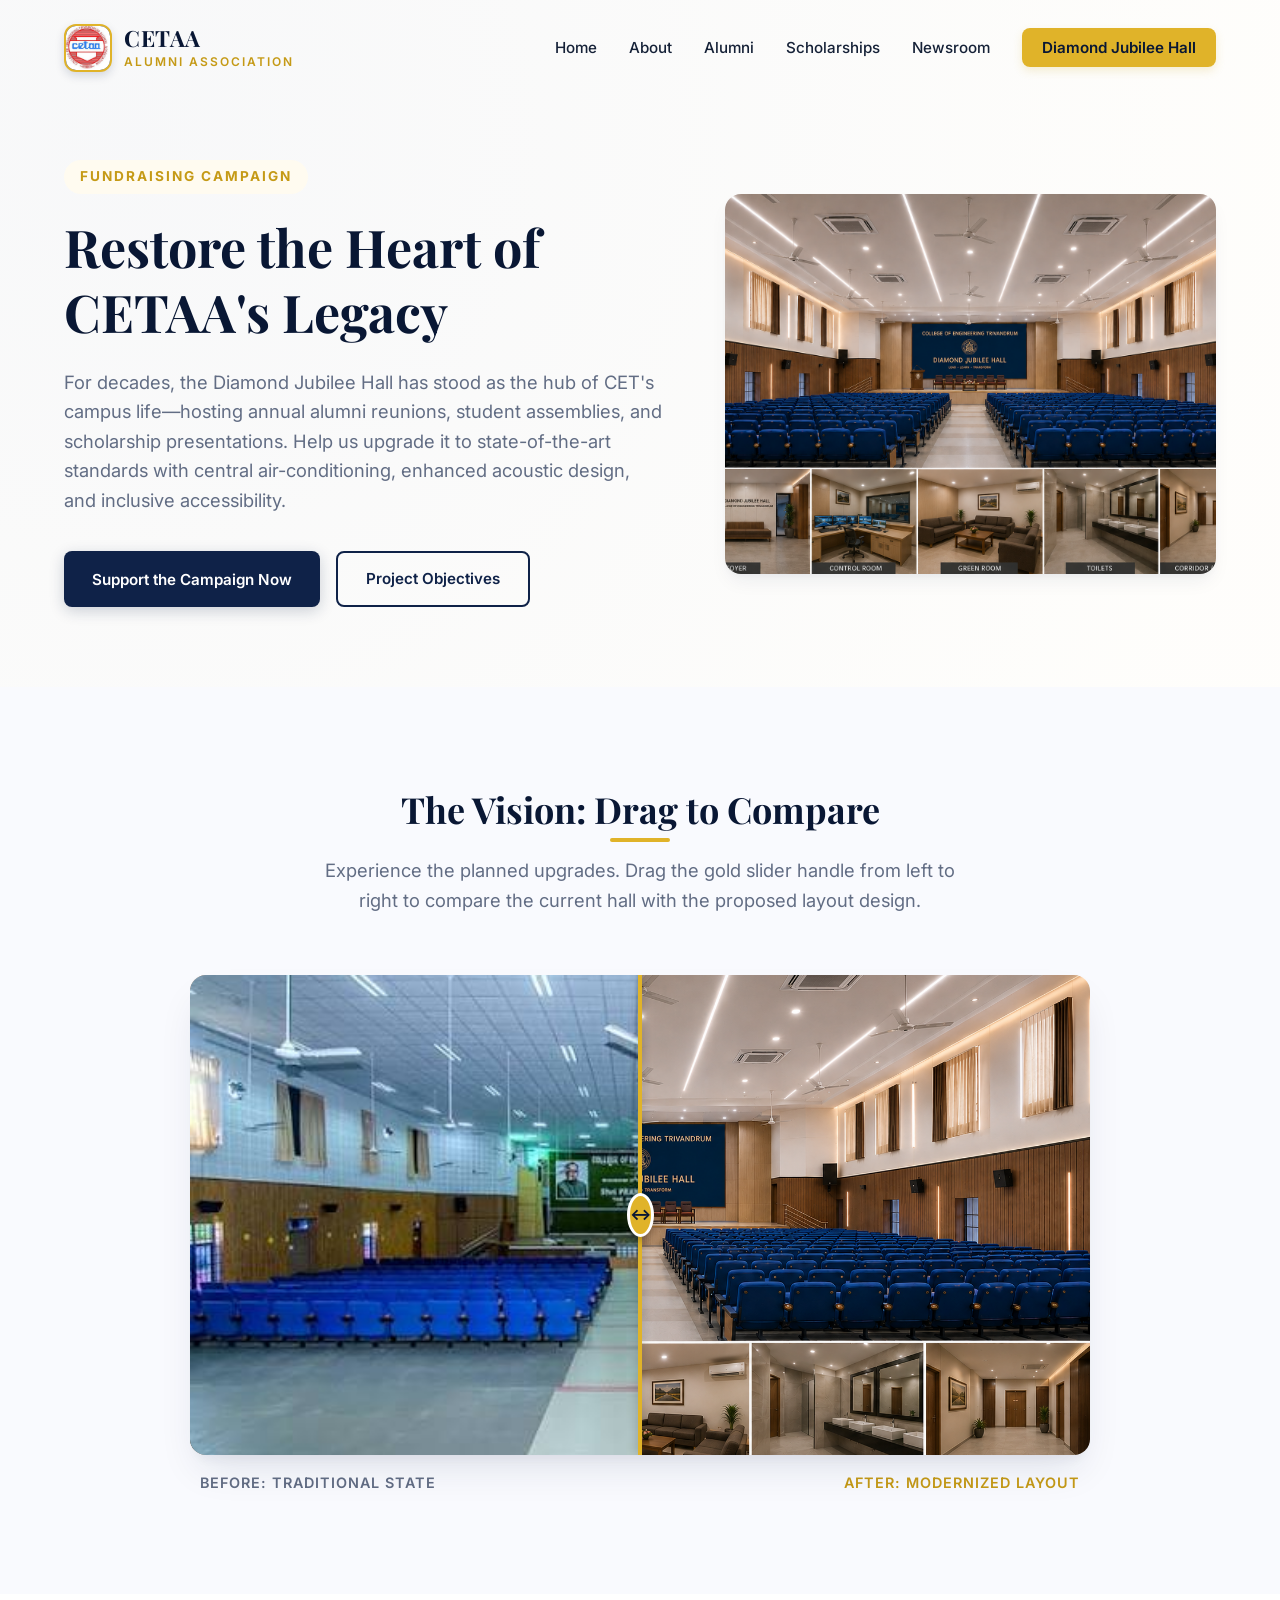
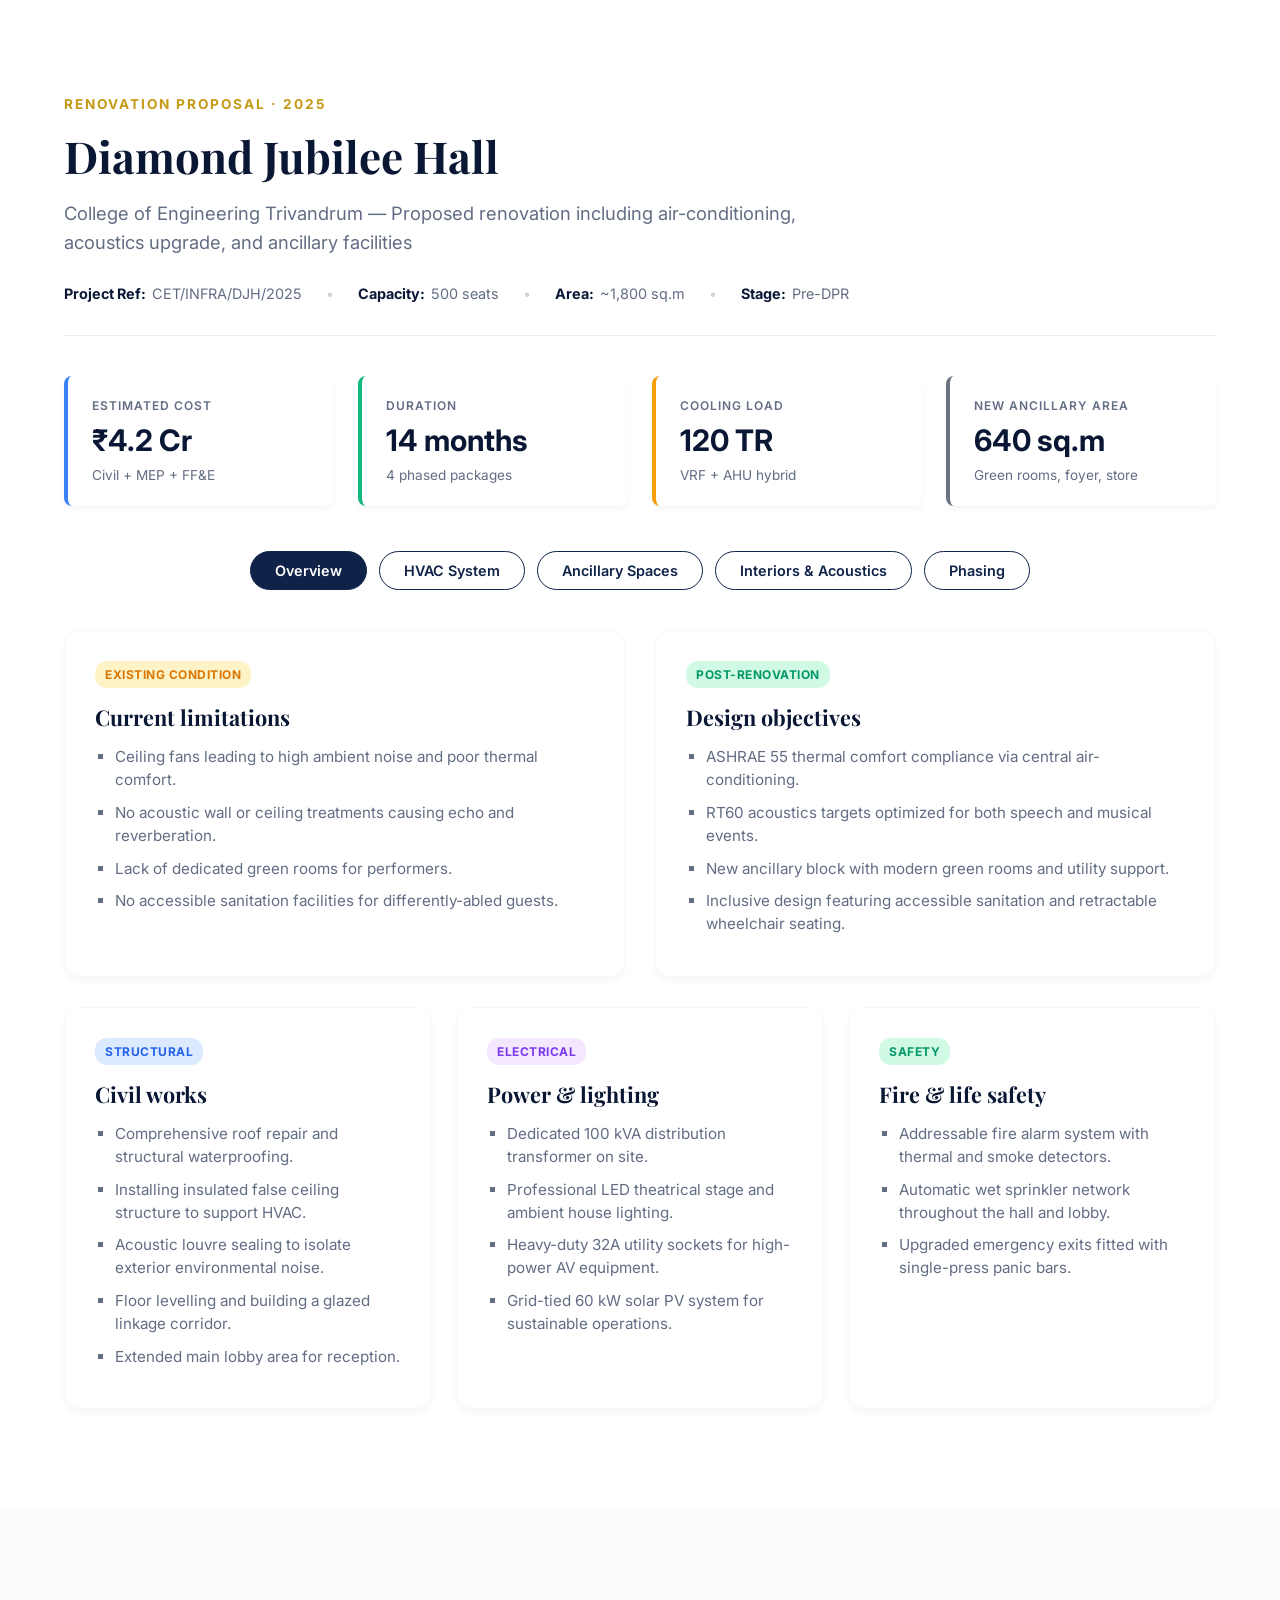
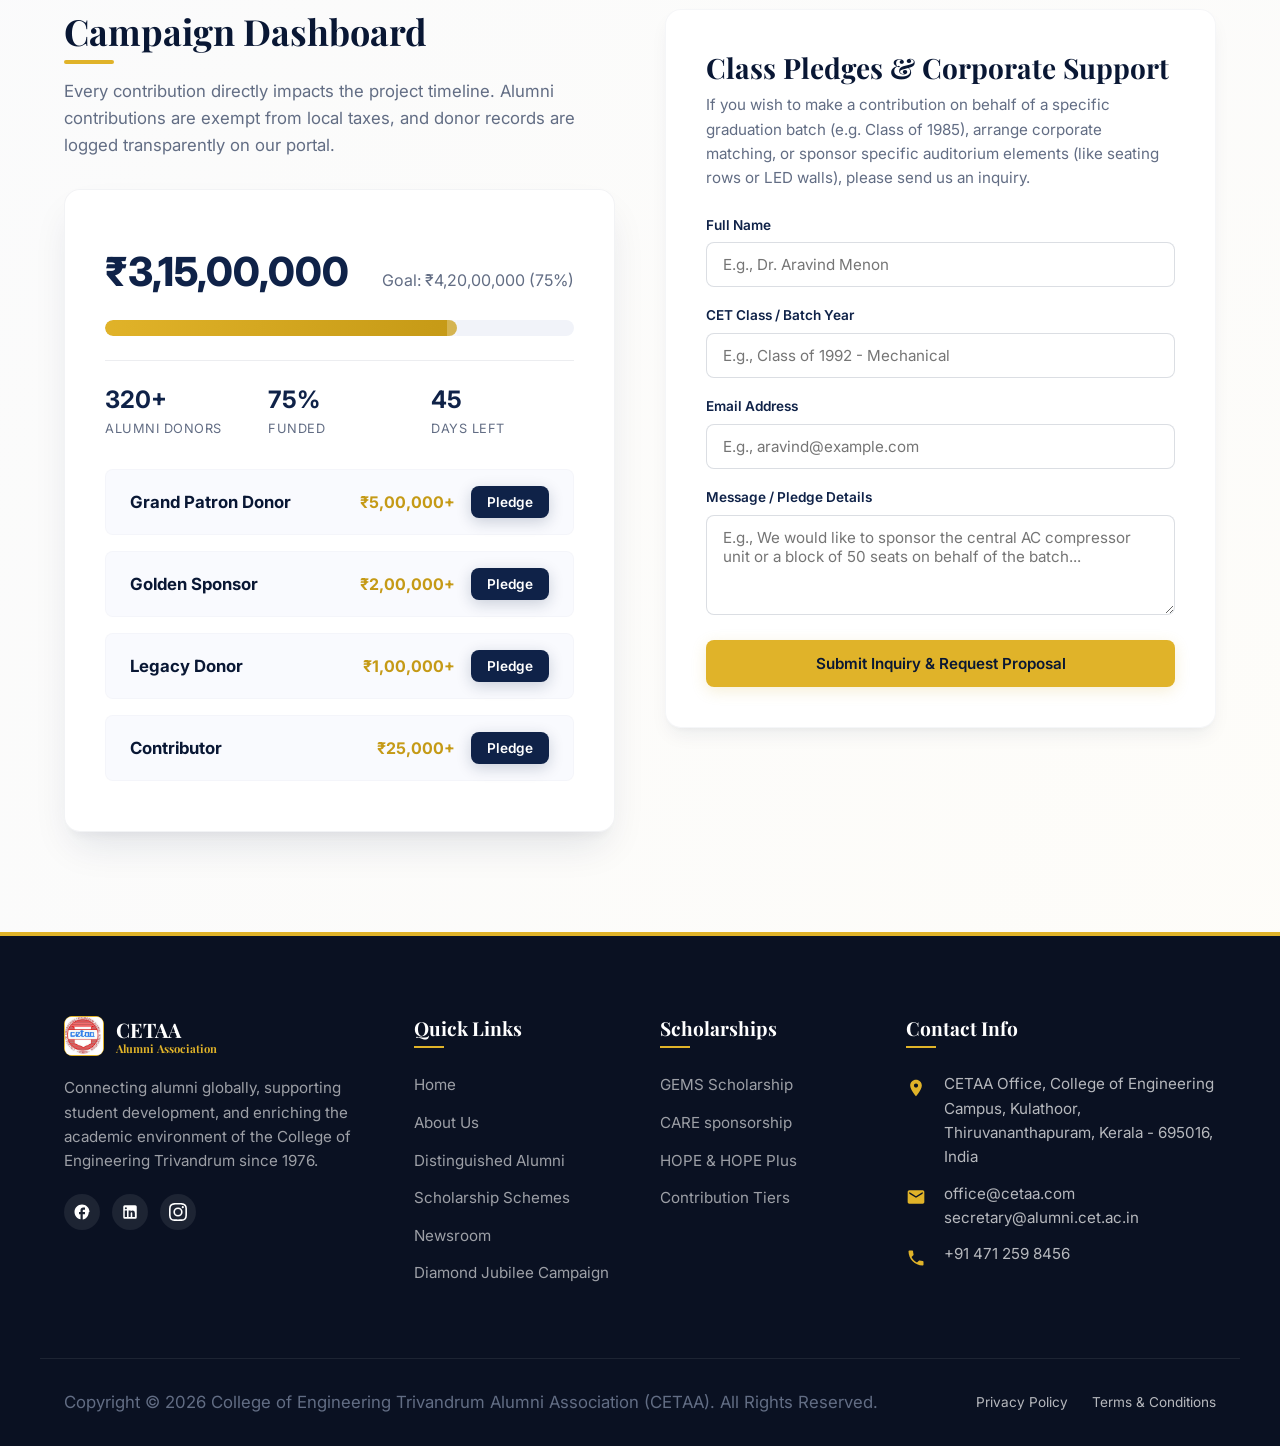
<file: renovation.html>
<!DOCTYPE html>
<html lang="en">
<head>
  <meta charset="UTF-8">
  <meta name="viewport" content="width=device-width, initial-scale=1.0">
  <meta name="description" content="Support the CETAA Diamond Jubilee Hall Renovation. Help upgrade the campus landmark with central air-conditioning, acoustics, accessibility, and modern ancillary spaces.">
  <title>CETAA | Diamond Jubilee Hall Renovation Campaign</title>
  
  <!-- CSS Stylesheet -->
  <link rel="stylesheet" href="css/style.css">
</head>
<body>

  <!-- Navigation Header -->
  <header class="header-wrapper">
    <div class="container header-container">
      <a href="index.html" class="logo-link">
        <div class="logo-badge">
          <img src="assets/cetaa_logo.jpg" alt="CETAA Logo" style="width: 100%; height: 100%; object-fit: cover; border-radius: 10px;">
        </div>
        <div class="logo-text">
          <h3>CETAA</h3>
          <span>Alumni Association</span>
        </div>
      </a>
      
      <button class="hamburger" aria-label="Toggle Navigation">
        <span class="bar"></span>
        <span class="bar"></span>
        <span class="bar"></span>
      </button>
      
      <nav>
        <ul class="nav-menu">
          <li><a href="index.html" class="nav-link">Home</a></li>
          <li><a href="index.html#about" class="nav-link">About</a></li>
          <li><a href="index.html#alumni" class="nav-link">Alumni</a></li>
          <li><a href="index.html#scholarships" class="nav-link">Scholarships</a></li>
          <li><a href="index.html#news" class="nav-link">Newsroom</a></li>
          <li><a href="renovation.html" class="nav-link nav-cta active">Diamond Jubilee Hall</a></li>
        </ul>
      </nav>
    </div>
  </header>

  <!-- Renovation Campaign Hero Section -->
  <section class="renovation-hero">
    <div class="container renovation-hero-grid">
      <div class="hero-left reveal">
        <span class="campaign-tag">Fundraising Campaign</span>
        <h1>Restore the Heart of CETAA's Legacy</h1>
        <p>For decades, the Diamond Jubilee Hall has stood as the hub of CET's campus life—hosting annual alumni reunions, student assemblies, and scholarship presentations. Help us upgrade it to state-of-the-art standards with central air-conditioning, enhanced acoustic design, and inclusive accessibility.</p>
        <div class="hero-actions">
          <button class="btn btn-primary trigger-donation-modal">Support the Campaign Now</button>
          <a href="#objectives" class="btn btn-outline">Project Objectives</a>
        </div>
      </div>
      
      <div class="hero-right reveal">
        <div class="image-container" style="height: 380px;">
          <div class="image-fallback">
            
            <span class="fallback-text">Diamond Jubilee Hall</span>
            <span class="fallback-desc">Proposed Upgrade: Climate Control & Modernized Interiors.</span>
          </div>
          <img src="assets/hall_facade.jpg" alt="Diamond Jubilee Hall Entrance Render" loading="eager">
        </div>
      </div>
    </div>
  </section>

  <!-- Before/After Slider Section -->
  <section class="comparison-section section-padding">
    <div class="container">
      <div class="text-center reveal">
        <h2 class="section-title">The Vision: Drag to Compare</h2>
        <p class="subtitle">Experience the planned upgrades. Drag the gold slider handle from left to right to compare the current hall with the proposed layout design.</p>
      </div>
      
      <div class="slider-wrapper reveal">
        <div class="slider-container">
          <!-- Before Image Container -->
          <div class="slider-image slider-before">
            <div class="image-container">
              <div class="image-fallback" style="background: linear-gradient(135deg, #0f2247, #1e3a8a);">
                <span class="fallback-text">Proposed AC Auditorium</span>
                <span class="fallback-desc">Central air-conditioning, modern acoustic ceilings, soft seating.</span>
              </div>
              <img src="assets/dj_hall_new.png" alt="Diamond Jubilee Hall Renovated Design">
            </div>
          </div>
          
          <!-- After Image Container -->
          <div class="slider-image slider-after">
            <div class="slider-after-inner">
              <div class="image-container">
                <div class="image-fallback" style="background: linear-gradient(135deg, #1e293b, #334155);">
                  <span class="fallback-text">Original Traditional Hall</span>
                  <span class="fallback-desc">Classic wood paneling, ceiling fans, standard layouts.</span>
                </div>
                <img src="assets/dj_hall_old.jpeg" alt="Diamond Jubilee Hall Original State">
              </div>
            </div>
          </div>
          
          <!-- Slider Handle -->
          <div class="slider-handle">
            <div class="slider-btn">↔</div>
          </div>
        </div>
        
        <div class="slider-labels">
          <span class="slider-label">Before: Traditional State</span>
          <span class="slider-label slider-label-after">After: Modernized Layout</span>
        </div>
      </div>
    </div>
  </section>

  <!-- Detailed Objectives Section -->
  <section id="objectives" class="section-padding">
    <div class="container">
      
      <!-- Header Section -->
      <div class="renovation-header reveal">
        <span class="renovation-eyebrow">Renovation Proposal · 2025</span>
        <h2 class="renovation-title">Diamond Jubilee Hall</h2>
        <p class="renovation-subtitle">College of Engineering Trivandrum — Proposed renovation including air-conditioning, acoustics upgrade, and ancillary facilities</p>
        
        <div class="renovation-meta-row">
          <div class="renovation-meta-item"><strong>Project Ref:</strong> CET/INFRA/DJH/2025</div>
          <div class="renovation-meta-item"><strong>Capacity:</strong> 500 seats</div>
          <div class="renovation-meta-item"><strong>Area:</strong> ~1,800 sq.m</div>
          <div class="renovation-meta-item"><strong>Stage:</strong> Pre-DPR</div>
        </div>
        
        <hr class="renovation-hr">
      </div>

      <!-- KPI Strip (4 metric cards in a row) -->
      <div class="kpi-strip reveal">
        <!-- Card 1: Estimated cost -->
        <div class="kpi-card border-blue">
          <span class="kpi-label">Estimated cost</span>
          <span class="kpi-value">₹4.2 Cr</span>
          <span class="kpi-desc">Civil + MEP + FF&E</span>
        </div>
        
        <!-- Card 2: Duration -->
        <div class="kpi-card border-green">
          <span class="kpi-label">Duration</span>
          <span class="kpi-value">14 months</span>
          <span class="kpi-desc">4 phased packages</span>
        </div>
        
        <!-- Card 3: Cooling load -->
        <div class="kpi-card border-amber">
          <span class="kpi-label">Cooling load</span>
          <span class="kpi-value">120 TR</span>
          <span class="kpi-desc">VRF + AHU hybrid</span>
        </div>
        
        <!-- Card 4: New ancillary area -->
        <div class="kpi-card border-neutral">
          <span class="kpi-label">New ancillary area</span>
          <span class="kpi-value">640 sq.m</span>
          <span class="kpi-desc">Green rooms, foyer, store</span>
        </div>
      </div>

      <!-- Tabbed Section Navigation -->
      <div class="tab-nav reveal">
        <button class="tab-btn active" data-tab="tab-overview">Overview</button>
        <button class="tab-btn" data-tab="tab-hvac">HVAC System</button>
        <button class="tab-btn" data-tab="tab-ancillary">Ancillary Spaces</button>
        <button class="tab-btn" data-tab="tab-acoustics">Interiors & Acoustics</button>
        <button class="tab-btn" data-tab="tab-phasing">Phasing</button>
      </div>

      <!-- Tab Content Area -->
      <div class="tab-content-container reveal">
        
        <!-- Tab 1 — Overview -->
        <div id="tab-overview" class="tab-pane active">
          <div class="grid-2col" style="margin-bottom: 30px;">
            <!-- Card 1 (amber badge "Existing condition") -->
            <div class="scope-card">
              <span class="badge badge-amber">Existing condition</span>
              <h4>Current limitations</h4>
              <ul style="margin-top: 15px;">
                <li>Ceiling fans leading to high ambient noise and poor thermal comfort.</li>
                <li>No acoustic wall or ceiling treatments causing echo and reverberation.</li>
                <li>Lack of dedicated green rooms for performers.</li>
                <li>No accessible sanitation facilities for differently-abled guests.</li>
              </ul>
            </div>
            
            <!-- Card 2 (green badge "Post-renovation") -->
            <div class="scope-card">
              <span class="badge badge-green">Post-renovation</span>
              <h4>Design objectives</h4>
              <ul style="margin-top: 15px;">
                <li>ASHRAE 55 thermal comfort compliance via central air-conditioning.</li>
                <li>RT60 acoustics targets optimized for both speech and musical events.</li>
                <li>New ancillary block with modern green rooms and utility support.</li>
                <li>Inclusive design featuring accessible sanitation and retractable wheelchair seating.</li>
              </ul>
            </div>
          </div>

          <div class="grid-3col">
            <!-- Blue badge "Structural" -->
            <div class="scope-card">
              <span class="badge badge-blue">Structural</span>
              <h4>Civil works</h4>
              <ul style="margin-top: 15px;">
                <li>Comprehensive roof repair and structural waterproofing.</li>
                <li>Installing insulated false ceiling structure to support HVAC.</li>
                <li>Acoustic louvre sealing to isolate exterior environmental noise.</li>
                <li>Floor levelling and building a glazed linkage corridor.</li>
                <li>Extended main lobby area for reception.</li>
              </ul>
            </div>
            
            <!-- Purple badge "Electrical" -->
            <div class="scope-card">
              <span class="badge badge-purple">Electrical</span>
              <h4>Power & lighting</h4>
              <ul style="margin-top: 15px;">
                <li>Dedicated 100 kVA distribution transformer on site.</li>
                <li>Professional LED theatrical stage and ambient house lighting.</li>
                <li>Heavy-duty 32A utility sockets for high-power AV equipment.</li>
                <li>Grid-tied 60 kW solar PV system for sustainable operations.</li>
              </ul>
            </div>
            
            <!-- Green badge "Safety" -->
            <div class="scope-card">
              <span class="badge badge-green">Safety</span>
              <h4>Fire & life safety</h4>
              <ul style="margin-top: 15px;">
                <li>Addressable fire alarm system with thermal and smoke detectors.</li>
                <li>Automatic wet sprinkler network throughout the hall and lobby.</li>
                <li>Upgraded emergency exits fitted with single-press panic bars.</li>
              </ul>
            </div>
          </div>
        </div>

        <!-- Tab 2 — HVAC System -->
        <div id="tab-hvac" class="tab-pane">
          <div class="wide-intro-card">
            <h4>System Selection Rationale</h4>
            <p style="margin-top: 10px; line-height: 1.6;">The Diamond Jubilee Hall features intermittent occupancy profiles with high peak loads during large events and low loads during smaller meetings. A VRF (Variable Refrigerant Flow) and central AHU (Air Handling Unit) hybrid configuration was selected to optimize part-load energy efficiency, accommodate quick pre-cooling schedules, and ensure silent, vibration-free acoustic operations inside the main auditorium.</p>
          </div>

          <div class="grid-2-1col">
            <!-- Left column: spec table -->
            <div class="scope-card" style="padding: 24px;">
              <h4 style="margin-bottom: 20px;">Technical HVAC Specifications</h4>
              <table class="spec-table">
                <tr>
                  <td class="spec-key">System type</td>
                  <td class="spec-value">VRF + central AHU</td>
                </tr>
                <tr>
                  <td class="spec-key">Total cooling capacity</td>
                  <td class="spec-value">120 TR (421 kW)</td>
                </tr>
                <tr>
                  <td class="spec-key">Main hall AHU capacity</td>
                  <td class="spec-value">80 TR, 28,000 CFM</td>
                </tr>
                <tr>
                  <td class="spec-key">Ancillary FCU capacity</td>
                  <td class="spec-value">40 TR across 8 FCUs</td>
                </tr>
                <tr>
                  <td class="spec-key">Refrigerant</td>
                  <td class="spec-value">R-410A / R-32</td>
                </tr>
                <tr>
                  <td class="spec-key">Design indoor temp</td>
                  <td class="spec-value">24°C ± 1, 55% RH</td>
                </tr>
                <tr>
                  <td class="spec-key">Outdoor design temp</td>
                  <td class="spec-value">36°C DB / 28°C WB</td>
                </tr>
                <tr>
                  <td class="spec-key">Fresh air provision</td>
                  <td class="spec-value">8 L/s per person (ASHRAE 62.1)</td>
                </tr>
                <tr>
                  <td class="spec-key">Energy efficiency (EER)</td>
                  <td class="spec-value">≥ 3.5 (5-star BEE)</td>
                </tr>
              </table>
            </div>

            <!-- Right column: 3 stacked cards -->
            <div class="stacked-cards-list">
              <div class="scope-card" style="padding: 20px 24px;">
                <span class="badge badge-blue" style="margin-bottom: 8px;">Supply Air</span>
                <h5>Supply air distribution</h5>
                <p style="font-size: 0.9rem; color: var(--text-muted); margin-top: 6px;">Linear slot diffusers integrated along false ceiling edges, high-induction return air grilles, and low-velocity under-seat ducting for uniform cooling.</p>
              </div>
              <div class="scope-card" style="padding: 20px 24px;">
                <span class="badge badge-purple" style="margin-bottom: 8px;">Stage HVAC</span>
                <h5>Stage HVAC</h5>
                <p style="font-size: 0.9rem; color: var(--text-muted); margin-top: 6px;">Dedicated separate FCU circuit to prevent draft on performers, and low-noise swirl diffusers integrated into the stage floor plenum.</p>
              </div>
              <div class="scope-card" style="padding: 20px 24px;">
                <span class="badge badge-amber" style="margin-bottom: 8px;">Controls</span>
                <h5>Controls</h5>
                <p style="font-size: 0.9rem; color: var(--text-muted); margin-top: 6px;">BACnet BMS integration, occupancy sensors, CO₂ demand-controlled ventilation (DCV), and automated pre-conditioning scheduling.</p>
              </div>
            </div>
          </div>
        </div>

        <!-- Tab 3 — Ancillary Spaces -->
        <div id="tab-ancillary" class="tab-pane">
          <div class="wide-intro-card" style="border-left: 5px solid var(--accent);">
            <h4>Ancillary Wing Master Plan</h4>
            <p style="margin-top: 10px; line-height: 1.6;">Constructing a new 640 sq.m single-storey ancillary block on the north side, structurally independent but seamlessly connected to the main hall via a glazed link corridor. Designed in strict compliance with Kerala PWD norms and IS 11600 universal accessibility guidelines.</p>
          </div>

          <div class="grid-3col" style="margin-bottom: 24px;">
            <!-- Blue "Backstage" -->
            <div class="scope-card">
              <span class="badge badge-blue">Backstage</span>
              <h4>Green rooms ×2</h4>
              <p style="font-size: 0.9rem; color: var(--text-muted); margin: 10px 0 15px;">Dedicated makeup and dressing spaces for artists and VIP speakers.</p>
              <ul>
                <li>40 sq.m each with en-suite toilets.</li>
                <li>Theatrical mirror lighting and charging ports.</li>
                <li>Silent 1.5 TR split AC units.</li>
                <li>Direct secure access to stage wings.</li>
              </ul>
            </div>

            <!-- Purple "Technical" -->
            <div class="scope-card">
              <span class="badge badge-purple">Technical</span>
              <h4>AV control room</h4>
              <p style="font-size: 0.9rem; color: var(--text-muted); margin: 10px 0 15px;">The command center for live audio, projection, and recording feeds.</p>
              <ul>
                <li>25 sq.m soundproof enclosure.</li>
                <li>Double-glazed wide view of the stage.</li>
                <li>Raised access flooring for cable runs.</li>
                <li>30 kVA online UPS for AV backup.</li>
                <li>Rack space for consoles and amplifiers.</li>
              </ul>
            </div>

            <!-- Amber "Storage" -->
            <div class="scope-card">
              <span class="badge badge-amber">Storage</span>
              <h4>Equipment store</h4>
              <p style="font-size: 0.9rem; color: var(--text-muted); margin: 10px 0 15px;">Secure staging area for stage props, furniture, and AV gear.</p>
              <ul>
                <li>60 sq.m storage space.</li>
                <li>Double-leaf 2.4 m wide entry doors.</li>
                <li>Ceiling hoist with 500 kg lifting capacity.</li>
                <li>Anti-static heavy-duty epoxy floor.</li>
              </ul>
            </div>
          </div>

          <div class="grid-3col">
            <!-- Green "Public" -->
            <div class="scope-card">
              <span class="badge badge-green">Public</span>
              <h4>Covered foyer</h4>
              <p style="font-size: 0.9rem; color: var(--text-muted); margin: 10px 0 15px;">Welcoming lobby space for registration and event networking.</p>
              <ul>
                <li>120 sq.m of high-ceiling lobby area.</li>
                <li>Local laterite stone feature cladding.</li>
                <li>Integrated ticket and registration counter.</li>
                <li>Premium guest seating lounge layout.</li>
              </ul>
            </div>

            <!-- Green "Sanitation" -->
            <div class="scope-card">
              <span class="badge badge-green">Sanitation</span>
              <h4>Toilet block</h4>
              <p style="font-size: 0.9rem; color: var(--text-muted); margin: 10px 0 15px;">Modernized, hygienic sanitary utilities for maximum capacity loads.</p>
              <ul>
                <li>4 WCs (Male) + 4 WCs (Female).</li>
                <li>4 low-flow sensor urinals.</li>
                <li>4+4 ceramic wash basins.</li>
                <li>One fully compliant accessible unisex toilet with grab bars.</li>
              </ul>
            </div>

            <!-- Amber "Utilities" -->
            <div class="scope-card">
              <span class="badge badge-amber">Utilities</span>
              <h4>Plantroom</h4>
              <p style="font-size: 0.9rem; color: var(--text-muted); margin: 10px 0 15px;">Supporting services infrastructure to feed utility demands.</p>
              <ul>
                <li>30 sq.m building plant room.</li>
                <li>VRF outdoor unit structural foundations.</li>
                <li>Electrical main distribution board (MDB).</li>
                <li>Acoustically isolated 125 kVA generator enclosure (noise levels ≤50 dB(A)).</li>
              </ul>
            </div>
          </div>
        </div>

        <!-- Tab 4 — Interiors & Acoustics -->
        <div id="tab-acoustics" class="tab-pane">
          <div class="grid-2col" style="margin-bottom: 30px;">
            <!-- Left Column -->
            <div class="stacked-cards-list">
              <!-- Seating -->
              <div class="scope-card">
                <span class="badge badge-blue">Seating</span>
                <h4>Upholstered auditorium chairs</h4>
                <p style="font-size: 0.95rem; margin-top: 10px; color: var(--text-muted);">Ergonomic, heavy-duty seating matching the campus colors:</p>
                <ul style="margin-top: 12px;">
                  <li>High-density padded tip-up mechanism.</li>
                  <li>Class 1 fire-rated acoustic fabric upholstery.</li>
                  <li>Comfortable 900 mm row-to-row spacing.</li>
                  <li>480 fixed seats + 20 retractable wheelchair-friendly bays.</li>
                  <li>Integrated USB-A charging ports.</li>
                </ul>
              </div>

              <!-- Walls -->
              <div class="scope-card">
                <span class="badge badge-amber">Walls</span>
                <h4>Acoustic wall treatment</h4>
                <p style="font-size: 0.95rem; margin-top: 10px; color: var(--text-muted);">Premium audio isolation and spatial diffusion design:</p>
                <ul style="margin-top: 12px;">
                  <li>50 mm glass-wool backing with mineral-wool absorbers (NRC ≥ 0.90).</li>
                  <li>Perforated timber sound diffusion panels.</li>
                  <li>Impact-resistant local laterite dados up to 1.2 m height.</li>
                </ul>
              </div>

              <!-- Ceiling -->
              <div class="scope-card">
                <span class="badge badge-purple">Ceiling</span>
                <h4>Coffered false ceiling</h4>
                <p style="font-size: 0.95rem; margin-top: 10px; color: var(--text-muted);">Structural ceiling redesign optimized for lighting and acoustics:</p>
                <ul style="margin-top: 12px;">
                  <li>Galvanized iron (GI) framed gypsum acoustic ceiling boards.</li>
                  <li>5.5 m vertical stage clearance.</li>
                  <li>Integrated continuous HVAC linear slots.</li>
                  <li>50 mm glass-wool backing for enhanced absorption.</li>
                  <li>Ceiling planes angled at 3° towards the stage for sound projection.</li>
                </ul>
              </div>
            </div>

            <!-- Right Column -->
            <div class="stacked-cards-list">
              <!-- Floor -->
              <div class="scope-card">
                <span class="badge badge-green">Floor</span>
                <h4>Raked floor</h4>
                <p style="font-size: 0.95rem; margin-top: 10px; color: var(--text-muted);">Optimized sightlines and structural layout:</p>
                <ul style="margin-top: 12px;">
                  <li>Gradual 1:12 slope raking starting from row 5.</li>
                  <li>Lightweight raised-access structural flooring.</li>
                  <li>Heavy-duty acoustic carpet tile finish (NRC 0.35).</li>
                  <li>High-contrast anti-slip vinyl walkways and LED aisle markers.</li>
                </ul>
              </div>

              <!-- Stage -->
              <div class="scope-card">
                <span class="badge badge-blue">Stage</span>
                <h4>Stage & proscenium</h4>
                <p style="font-size: 0.95rem; margin-top: 10px; color: var(--text-muted);">Stage craft structures and finishes:</p>
                <ul style="margin-top: 12px;">
                  <li>Glass Reinforced Concrete (GRC) proscenium arch with integrated LED tracks.</li>
                  <li>18 mm teak-ply spring-isolated floating stage floor.</li>
                  <li>Velvet main draw curtain and acoustic cyclorama.</li>
                  <li>Provision for modular orchestra pit covers.</li>
                </ul>
              </div>

              <!-- AV -->
              <div class="scope-card">
                <span class="badge badge-amber">AV</span>
                <h4>Sound & projection</h4>
                <p style="font-size: 0.95rem; margin-top: 10px; color: var(--text-muted);">High-definition multimedia integration:</p>
                <ul style="margin-top: 12px;">
                  <li>Professional line-array speakers (L/R mains + front fills + subwoofers).</li>
                  <li>4K high-brightness laser projector.</li>
                  <li>10 m tensioned motorized screen.</li>
                  <li>4-camera HDMI live stream routing matrix.</li>
                  <li>Assistive hearing loop (IEC 60118-4) for inclusivity.</li>
                </ul>
              </div>
            </div>
          </div>

          <!-- Target Acoustic Performance summary card -->
          <div class="scope-card" style="padding: 24px; border-left: 5px solid #10b981; background-color: #f0fdf4;">
            <h5 style="color: #065f46; font-size: 1rem; margin-bottom: 12px;">Target Acoustic Performance Summary</h5>
            <div class="flex" style="flex-wrap: wrap; gap: 30px; font-size: 0.95rem; color: #047857; font-weight: 600;">
              <div>RT60 speech: <span style="color: var(--primary-dark)">0.9–1.1 s</span></div>
              <div>RT60 music: <span style="color: var(--primary-dark)">1.2–1.4 s</span></div>
              <div>Background noise: <span style="color: var(--primary-dark)">NC-30</span></div>
              <div>STI: <span style="color: var(--primary-dark)">≥ 0.65</span></div>
            </div>
          </div>
        </div>

        <!-- Tab 5 — Phasing -->
        <div id="tab-phasing" class="tab-pane">
          <div class="wide-intro-card" style="border-left: 5px solid #7c3aed;">
            <h4>Phasing Strategy</h4>
            <p style="margin-top: 10px; line-height: 1.6;">The 14-month construction schedule is strictly aligned with the College of Engineering Trivandrum academic calendar. Heavy civil operations, demolition works, and major utility shutdowns are scheduled during vacation periods to prevent campus disruptions, ensuring the safety of students and staff.</p>
          </div>

          <!-- Horizontal Phase Progress Bar -->
          <h5 style="text-align: left; margin-bottom: 10px; color: var(--primary-dark);">Horizontal Timeline View</h5>
          <div class="phase-progress-bar">
            <div class="phase-progress-segment phase-blue">Phase 1 (Months 1-3)</div>
            <div class="phase-progress-segment phase-green">Phase 2 (Months 4-7)</div>
            <div class="phase-progress-segment phase-amber">Phase 3 (Months 8-11)</div>
            <div class="phase-progress-segment phase-purple">Phase 4 (Months 12-14)</div>
          </div>

          <!-- 2x2 grid corresponding to phases -->
          <div class="grid-2col" style="margin-bottom: 40px;">
            <!-- Phase 1 -->
            <div class="scope-card" style="border-left: 5px solid #3b82f6;">
              <span class="badge badge-blue">Phase 1</span>
              <h4>Demolition & structure</h4>
              <span style="font-size: 0.85rem; font-weight: 600; color: var(--text-muted); display: block; margin-top: 4px; margin-bottom: 15px;">Months 1–3</span>
              <ul>
                <li>Removal of old ceiling fans, wall paneling, and existing chairs.</li>
                <li>Roof structural waterproofing and crack repairs.</li>
                <li>Excavation and foundation works for the northern ancillary block.</li>
                <li>Erection of temporary safety hoardings.</li>
              </ul>
            </div>

            <!-- Phase 2 -->
            <div class="scope-card" style="border-left: 5px solid #10b981;">
              <span class="badge badge-green">Phase 2</span>
              <h4>Civil & ancillary construction</h4>
              <span style="font-size: 0.85rem; font-weight: 600; color: var(--text-muted); display: block; margin-top: 4px; margin-bottom: 15px;">Months 4–7</span>
              <ul>
                <li>Superstructure building works for the new 640 sq.m ancillary wing.</li>
                <li>False ceiling GI framework installation.</li>
                <li>Floor raking concrete pours starting from row 5.</li>
                <li>GRC proscenium arch casting and lobby linkages.</li>
                <li>Electrical conduit and HVAC rough-ins.</li>
              </ul>
            </div>

            <!-- Phase 3 -->
            <div class="scope-card" style="border-left: 5px solid #f59e0b;">
              <span class="badge badge-amber">Phase 3</span>
              <h4>MEP fit-out & systems installation</h4>
              <span style="font-size: 0.85rem; font-weight: 600; color: var(--text-muted); display: block; margin-top: 4px; margin-bottom: 15px;">Months 8–11</span>
              <ul>
                <li>HVAC AHU placing, VRF piping, and ductwork insulation.</li>
                <li>Electrical wiring, switchgear, and main distribution boards setup.</li>
                <li>Fire alarm and sprinkler piping installation.</li>
                <li>AV wiring, line-array speakers, and projection screen fitting.</li>
                <li>Acoustic wall paneling install and initial RT60 validation testing.</li>
              </ul>
            </div>

            <!-- Phase 4 -->
            <div class="scope-card" style="border-left: 5px solid #7c3aed;">
              <span class="badge badge-purple">Phase 4</span>
              <h4>FF&E, finishing & handover</h4>
              <span style="font-size: 0.85rem; font-weight: 600; color: var(--text-muted); display: block; margin-top: 4px; margin-bottom: 15px;">Months 12–14</span>
              <ul>
                <li>Auditorium seating installation (480 fixed + 20 wheelchair spaces).</li>
                <li>Green room final fit-outs, lighting, and mirror settings.</li>
                <li>Foyer paving, ticket counter setup, and landscaping.</li>
                <li>Snagging checklist resolution and cleaning.</li>
                <li>Integrated systems test (HVAC + Acoustic + AV + Fire Safety).</li>
                <li>Final commissioning, handover, and inaugural ceremony preparation.</li>
              </ul>
            </div>
          </div>

          <!-- Indicative cost breakdown table -->
          <div class="scope-card" style="padding: 24px;">
            <h4 style="margin-bottom: 20px;">Indicative Cost Breakdown</h4>
            <table class="spec-table">
              <tr>
                <td class="spec-key">Civil & structural works</td>
                <td class="spec-value">₹1.20 Cr (29%)</td>
              </tr>
              <tr>
                <td class="spec-key">HVAC & ventilation (MEP)</td>
                <td class="spec-value">₹1.05 Cr (25%)</td>
              </tr>
              <tr>
                <td class="spec-key">Acoustics & interior finishes</td>
                <td class="spec-value">₹0.75 Cr (18%)</td>
              </tr>
              <tr>
                <td class="spec-key">Ancillary block construction</td>
                <td class="spec-value">₹0.60 Cr (14%)</td>
              </tr>
              <tr>
                <td class="spec-key">Electrical, fire & AV</td>
                <td class="spec-value">₹0.45 Cr (11%)</td>
              </tr>
              <tr>
                <td class="spec-key">Contingency & professional fees</td>
                <td class="spec-value">₹0.15 Cr (3%)</td>
              </tr>
            </table>
          </div>
        </div>

      </div>

    </div>
  </section>

  <!-- Support Dashboard & Progress tracker -->
  <section id="donate" class="support-campaign-section section-padding">
    <div class="container campaign-dashboard-grid">
      
      <!-- Progress and Donation Tiers -->
      <div class="reveal">
        <h2 class="section-title-left">Campaign Dashboard</h2>
        <p style="margin-bottom: 30px;">Every contribution directly impacts the project timeline. Alumni contributions are exempt from local taxes, and donor records are logged transparently on our portal.</p>
        
        <div class="progress-widget">
          <div class="progress-header">
            <span class="progress-current">₹3,15,00,000</span>
            <span class="progress-target">Goal: ₹4,20,00,000 (75%)</span>
          </div>
          <div class="progress-track">
            <div class="progress-bar" style="width: 75%;"></div>
          </div>
          
          <div class="progress-stats">
            <div class="stat-box">
              <h5>320+</h5>
              <p>Alumni Donors</p>
            </div>
            <div class="stat-box">
              <h5>75%</h5>
              <p>Funded</p>
            </div>
            <div class="stat-box">
              <h5>45</h5>
              <p>Days Left</p>
            </div>
          </div>
          
          <div class="tiers-container">
            <!-- Patron -->
            <div class="tier-item">
              <div>
                <span class="tier-name">Grand Patron Donor</span>
              </div>
              <div class="flex" style="align-items: center; gap: 16px;">
                <span class="tier-amt">₹5,00,000+</span>
                <button class="btn btn-primary trigger-donation-modal" data-tier="Grand Patron Donor" data-amount="500000" style="padding: 8px 16px; font-size: 0.85rem;">Pledge</button>
              </div>
            </div>
            <!-- Sponsor -->
            <div class="tier-item">
              <div>
                <span class="tier-name">Golden Sponsor</span>
              </div>
              <div class="flex" style="align-items: center; gap: 16px;">
                <span class="tier-amt">₹2,00,000+</span>
                <button class="btn btn-primary trigger-donation-modal" data-tier="Golden Sponsor" data-amount="200000" style="padding: 8px 16px; font-size: 0.85rem;">Pledge</button>
              </div>
            </div>
            <!-- Donor -->
            <div class="tier-item">
              <div>
                <span class="tier-name">Legacy Donor</span>
              </div>
              <div class="flex" style="align-items: center; gap: 16px;">
                <span class="tier-amt">₹1,00,000+</span>
                <button class="btn btn-primary trigger-donation-modal" data-tier="Legacy Donor" data-amount="100000" style="padding: 8px 16px; font-size: 0.85rem;">Pledge</button>
              </div>
            </div>
            <!-- Contributor -->
            <div class="tier-item">
              <div>
                <span class="tier-name">Contributor</span>
              </div>
              <div class="flex" style="align-items: center; gap: 16px;">
                <span class="tier-amt">₹25,000+</span>
                <button class="btn btn-primary trigger-donation-modal" data-tier="Contributor" data-amount="25000" style="padding: 8px 16px; font-size: 0.85rem;">Pledge</button>
              </div>
            </div>
          </div>
        </div>
      </div>
      
      <!-- Inline Inquiry and large pledge callback form -->
      <div class="pledge-form-wrap reveal">
        <h3>Class Pledges & Corporate Support</h3>
        <p>If you wish to make a contribution on behalf of a specific graduation batch (e.g. Class of 1985), arrange corporate matching, or sponsor specific auditorium elements (like seating rows or LED walls), please send us an inquiry.</p>
        
        <form action="#" method="POST" onsubmit="event.preventDefault(); alert('Thank you! A CETAA representative will get in touch with you at the earliest.'); this.reset();">
          <div class="form-group">
            <label for="contact-name" class="form-label">Full Name</label>
            <input type="text" id="contact-name" class="form-control" placeholder="E.g., Dr. Aravind Menon" required>
          </div>
          
          <div class="form-group">
            <label for="contact-class" class="form-label">CET Class / Batch Year</label>
            <input type="text" id="contact-class" class="form-control" placeholder="E.g., Class of 1992 - Mechanical" required>
          </div>
          
          <div class="form-group">
            <label for="contact-email" class="form-label">Email Address</label>
            <input type="email" id="contact-email" class="form-control" placeholder="E.g., aravind@example.com" required>
          </div>
          
          <div class="form-group">
            <label for="contact-message" class="form-label">Message / Pledge Details</label>
            <textarea id="contact-message" class="form-control" placeholder="E.g., We would like to sponsor the central AC compressor unit or a block of 50 seats on behalf of the batch..." required></textarea>
          </div>
          
          <button type="submit" class="btn btn-accent" style="width: 100%;">Submit Inquiry & Request Proposal</button>
        </form>
      </div>
    </div>
  </section>

  <!-- MULTI-STEP DONATION MODAL WIZARD -->
  <div class="modal-overlay">
    <div class="modal-box">
      <button class="modal-close-btn" aria-label="Close Modal">×</button>
      
      <div class="modal-header">
        <h3>Sponsor Hall Renovation</h3>
        <p>CETAA Diamond Jubilee Campaign</p>
        <div class="modal-steps-indicator">
          <div class="step-dot active"></div>
          <div class="step-dot"></div>
          <div class="step-dot"></div>
          <div class="step-dot"></div>
        </div>
      </div>
      
      <div class="modal-body">
        
        <!-- STEP 1: Select Tier -->
        <div class="modal-step active" data-step="1">
          <h4>1. Choose Contribution Tier</h4>
          <p style="font-size: 0.9rem; margin-bottom: 15px;">Select your contribution tier. You can also specify a custom amount.</p>
          
          <div class="tier-select-grid">
            <div class="tier-select-card" data-tier-name="Grand Patron Donor" data-amount="500000">
              <h5>Grand Patron</h5>
              <p>₹5,00,000</p>
            </div>
            <div class="tier-select-card" data-tier-name="Golden Sponsor" data-amount="200000">
              <h5>Golden Sponsor</h5>
              <p>₹2,00,000</p>
            </div>
            <div class="tier-select-card" data-tier-name="Legacy Donor" data-amount="100000">
              <h5>Legacy Donor</h5>
              <p>₹1,00,000</p>
            </div>
            <div class="tier-select-card" data-tier-name="Contributor" data-amount="25000">
              <h5>Contributor</h5>
              <p>₹25,000</p>
            </div>
          </div>
          
          <div style="margin-top: 15px;">
            <label for="custom-donation-amount" class="form-label">Enter Custom Amount (₹)</label>
            <input type="number" id="custom-donation-amount" class="form-control" placeholder="E.g., 5000">
          </div>
          
          <div class="modal-actions">
            <div></div> <!-- Spacer -->
            <button class="btn btn-primary modal-next-btn">Next Step ➔</button>
          </div>
        </div>
        
        <!-- STEP 2: Contact Info -->
        <div class="modal-step" data-step="2">
          <h4>2. Alumni Contact Details</h4>
          <p style="font-size: 0.9rem; margin-bottom: 15px;">We need this information to track your contribution and issue receipts.</p>
          
          <form id="donor-info-form" onsubmit="event.preventDefault();">
            <div class="form-group">
              <label for="donor-name" class="form-label">Full Name *</label>
              <input type="text" id="donor-name" class="form-control" required>
            </div>
            <div class="form-group">
              <label for="donor-email" class="form-label">Email Address *</label>
              <input type="email" id="donor-email" class="form-control" required>
            </div>
            <div class="form-group" style="display: grid; grid-template-columns: 1fr 1fr; gap: 16px;">
              <div>
                <label for="donor-batch" class="form-label">Graduation Year</label>
                <input type="text" id="donor-batch" class="form-control" placeholder="E.g., 1989">
              </div>
              <div>
                <label for="donor-branch" class="form-label">Branch/Dept</label>
                <input type="text" id="donor-branch" class="form-control" placeholder="E.g., Civil">
              </div>
            </div>
            <div class="form-group">
              <label for="donor-phone" class="form-label">Phone / WhatsApp Number</label>
              <input type="text" id="donor-phone" class="form-control" placeholder="E.g., +91 98450 12345">
            </div>
          </form>
          
          <div class="modal-actions">
            <button class="btn btn-outline modal-prev-btn">Back</button>
            <button class="btn btn-primary modal-next-btn">Next Step ➔</button>
          </div>
        </div>
        
        <!-- STEP 3: Pledge Transfer Details -->
        <div class="modal-step" data-step="3">
          <h4>3. Pledge Transfer & Verification</h4>
          <p style="font-size: 0.9rem; margin-bottom: 10px;">You are pledging <strong class="summary-tier-amount">₹0</strong> as a <strong class="summary-tier-name">-</strong>.</p>
          
          <div class="payment-details-box">
            <p><strong>SBI CET Branch (Thiruvananthapuram)</strong></p>
            <p>Account Name: CETAA Diamond Jubilee Project</p>
            <p>Account Number: 379204859012 (Mock Account)</p>
            <p>IFSC Code: SBIN0007830</p>
            <p>UPI ID: <strong>cetaahall@sbi</strong> (Mock UPI)</p>
          </div>
          
          <div style="margin-top: 15px;">
            <label for="donor-ref" class="form-label">Transaction Reference # (Optional)</label>
            <input type="text" id="donor-ref" class="form-control" placeholder="E.g., U190284902384 or Bank Ref #">
            <span style="font-size: 0.75rem; color: var(--text-muted); display: block; margin-top: 4px;">Enter reference number if you already executed bank transfer/UPI. Otherwise submit empty to register your pledge callback.</span>
          </div>
          
          <div class="modal-actions">
            <button class="btn btn-outline modal-prev-btn">Back</button>
            <button class="btn btn-accent modal-next-btn">Register Pledge Support</button>
          </div>
        </div>
        
        <!-- STEP 4: Success confirmation screen -->
        <div class="modal-step" data-step="4">
          <div class="success-message">
            <div class="success-icon">
              <svg class="icon-svg" style="width: 4rem; height: 4rem;" viewBox="0 0 24 24">
                <path d="M9 16.17L4.83 12l-1.42 1.41L9 19 21 7l-1.41-1.41z"/>
              </svg>
            </div>
            <h3>Pledge Registered Successfully!</h3>
            <p style="margin-top: 10px; margin-bottom: 20px;">Thank you for your generous commitment to support the Diamond Jubilee Hall Renovation. A confirmation email has been dispatched to your address.</p>
            <p style="font-size: 0.9rem;">The CETAA treasurer office will verify transaction details and issue your official tax receipt (G-Certificate) within 48 hours.</p>
          </div>
          
          <div class="modal-actions" style="justify-content: center;">
            <button class="btn btn-primary" onclick="location.reload();">Close Campaign Wizard</button>
          </div>
        </div>
        
      </div>
    </div>
  </div>

  <!-- Footer Section -->
  <footer class="footer-section">
    <div class="container footer-grid">
      <div class="footer-col">
        <div class="footer-logo">
          <div class="footer-logo-badge">
            <img src="assets/cetaa_logo.jpg" alt="CETAA Logo" style="width: 100%; height: 100%; object-fit: cover; border-radius: 6px;">
          </div>
          <h3>CETAA <span>Alumni Association</span></h3>
        </div>
        <p>Connecting alumni globally, supporting student development, and enriching the academic environment of the College of Engineering Trivandrum since 1976.</p>
        <div class="social-links">
          <a href="https://www.facebook.com/groups/cetaa/" class="social-icon" aria-label="Facebook" target="_blank" rel="noopener noreferrer">
            <img src="assets/facebook.svg" alt="Facebook">
          </a>
          <a href="https://www.linkedin.com/company/cetaa-cet/?originalSubdomain=in" class="social-icon" aria-label="LinkedIn" target="_blank" rel="noopener noreferrer">
            <img src="assets/linkedin.svg" alt="LinkedIn">
          </a>
          <a href="https://www.instagram.com/cetaacet/" class="social-icon" aria-label="Instagram" target="_blank" rel="noopener noreferrer">
            <img src="assets/instagram.svg" alt="Instagram">
          </a>
        </div>
      </div>
      
      <div class="footer-col">
        <h4>Quick Links</h4>
        <ul class="footer-links">
          <li><a href="index.html">Home</a></li>
          <li><a href="index.html#about">About Us</a></li>
          <li><a href="index.html#alumni">Distinguished Alumni</a></li>
          <li><a href="index.html#scholarships">Scholarship Schemes</a></li>
          <li><a href="index.html#news">Newsroom</a></li>
          <li><a href="renovation.html">Diamond Jubilee Campaign</a></li>
        </ul>
      </div>
      
      <div class="footer-col">
        <h4>Scholarships</h4>
        <ul class="footer-links">
          <li><a href="index.html#scholarships">GEMS Scholarship</a></li>
          <li><a href="index.html#scholarships">CARE sponsorship</a></li>
          <li><a href="index.html#scholarships">HOPE & HOPE Plus</a></li>
          <li><a href="renovation.html#donate">Contribution Tiers</a></li>
        </ul>
      </div>
      
      <div class="footer-col">
        <h4>Contact Info</h4>
        <ul class="footer-contact">
          <li>
            <span class="footer-contact-icon"><svg class="icon-svg" style="color: var(--accent); margin-right: 6px;" viewBox="0 0 24 24"><path d="M12 2C8.13 2 5 5.13 5 9c0 5.25 7 13 7 13s7-7.75 7-13c0-3.87-3.13-7-7-7zm0 9.5c-1.38 0-2.5-1.12-2.5-2.5s1.12-2.5 2.5-2.5 2.5 1.12 2.5 2.5-1.12 2.5-2.5 2.5z"/></svg></span>
            <span>CETAA Office, College of Engineering Campus, Kulathoor, Thiruvananthapuram, Kerala - 695016, India</span>
          </li>
          <li>
            <span class="footer-contact-icon"><svg class="icon-svg" style="color: var(--accent); margin-right: 6px;" viewBox="0 0 24 24"><path d="M20 4H4c-1.1 0-1.99.9-1.99 2L2 18c0 1.1.9 2 2 2h16c1.1 0 2-.9 2-2V6c0-1.1-.9-2-2-2zm0 4l-8 5-8-5V6l8 5 8-5v2z"/></svg></span>
            <span>office@cetaa.com<br>secretary@alumni.cet.ac.in</span>
          </li>
          <li>
            <span class="footer-contact-icon"><svg class="icon-svg" style="color: var(--accent); margin-right: 6px;" viewBox="0 0 24 24"><path d="M6.62 10.79c1.44 2.83 3.76 5.14 6.59 6.59l2.2-2.2c.27-.27.67-.36 1.02-.24 1.12.37 2.33.57 3.57.57.55 0 1 .45 1 1V20c0 .55-.45 1-1 1-9.39 0-17-7.61-17-17 0-.55.45-1 1-1h3.5c.55 0 1 .45 1 1 0 1.25.2 2.45.57 3.57.11.35.03.74-.25 1.02l-2.2 2.2z"/></svg></span>
            <span>+91 471 259 8456</span>
          </li>
        </ul>
      </div>
    </div>
    
    <div class="container footer-bottom">
      <p>Copyright &copy; 2026 College of Engineering Trivandrum Alumni Association (CETAA). All Rights Reserved.</p>
      <div class="footer-bottom-links">
        <a href="#">Privacy Policy</a>
        <a href="#">Terms & Conditions</a>
      </div>
    </div>
  </footer>

  <!-- Scripts -->
  <script src="js/main.js?v=1.0.1"></script>
</body>
</html>
</file>
<file: css/style.css>
/* 
   CETAA Website Prototype Design System
   Vanilla CSS with CSS Variables & Glassmorphism
*/

@import url('https://fonts.googleapis.com/css2?family=Inter:wght@300;400;500;600;700&family=Playfair+Display:ital,wght@0,400;0,600;0,700;1,400&display=swap');

:root {
  /* HSL Color Palette */
  --primary-hue: 220;
  --primary: hsl(var(--primary-hue), 65%, 17%); /* Deep Navy */
  --primary-dark: hsl(var(--primary-hue), 70%, 12%);
  --primary-light: hsl(var(--primary-hue), 40%, 96%);
  --primary-rgb: 15, 34, 71;

  --accent-hue: 45;
  --accent: hsl(var(--accent-hue), 75%, 52%); /* Warm Gold */
  --accent-dark: hsl(var(--accent-hue), 80%, 43%);
  --accent-light: hsl(var(--accent-hue), 100%, 97%);
  --accent-rgb: 212, 175, 55;

  --bg-main: #ffffff;
  --bg-secondary: #f9fafe;
  --bg-dark: #0a1122;

  --text-main: hsl(var(--primary-hue), 45%, 15%);
  --text-muted: hsl(var(--primary-hue), 15%, 45%);
  --text-light: #ffffff;

  /* Spacing & Borders */
  --border-radius-sm: 8px;
  --border-radius-md: 16px;
  --border-radius-lg: 24px;
  --transition-speed: 0.3s;
  --transition-bounce: 0.5s cubic-bezier(0.175, 0.885, 0.32, 1.275);

  /* Shadows */
  --shadow-sm: 0 4px 6px -1px rgba(15, 34, 71, 0.05);
  --shadow-md: 0 10px 20px -5px rgba(15, 34, 71, 0.08), 0 4px 6px -2px rgba(15, 34, 71, 0.03);
  --shadow-lg: 0 20px 40px -10px rgba(15, 34, 71, 0.12), 0 10px 10px -5px rgba(15, 34, 71, 0.04);
}

/* Base Styles & Resets */
*, *::before, *::after {
  box-sizing: border-box;
  margin: 0;
  padding: 0;
}

html {
  scroll-behavior: smooth;
  font-size: 16px;
  -webkit-font-smoothing: antialiased;
}

body {
  font-family: 'Inter', -apple-system, BlinkMacSystemFont, 'Segoe UI', Roboto, sans-serif;
  color: var(--text-main);
  background-color: var(--bg-main);
  line-height: 1.6;
  overflow-x: hidden;
}

h1, h2, h3, h4, h5, h6 {
  font-family: 'Playfair Display', Georgia, serif;
  font-weight: 700;
  color: var(--primary-dark);
  line-height: 1.25;
}

h1 { font-size: 2.75rem; }
h2 { font-size: 2.25rem; }
h3 { font-size: 1.75rem; }
h4 { font-size: 1.35rem; }

p {
  font-size: 1.05rem;
  color: var(--text-muted);
}

a {
  text-decoration: none;
  color: inherit;
  transition: color var(--transition-speed) ease;
}

ul {
  list-style: none;
}

img {
  max-width: 100%;
  display: block;
}

/* Global Utilities */
.container {
  width: 100%;
  max-width: 1200px;
  margin: 0 auto;
  padding: 0 24px;
}

.section-padding {
  padding: 100px 0;
}

.text-center {
  text-align: center;
}

.flex { display: flex; }
.grid { display: grid; }

.section-title {
  position: relative;
  display: inline-block;
  margin-bottom: 24px;
}

.section-title::after {
  content: '';
  position: absolute;
  bottom: -10px;
  left: 50%;
  transform: translateX(-50%);
  width: 60px;
  height: 4px;
  background-color: var(--accent);
  border-radius: 2px;
}

.section-title-left {
  position: relative;
  display: inline-block;
  margin-bottom: 24px;
}

.section-title-left::after {
  content: '';
  position: absolute;
  bottom: -10px;
  left: 0;
  width: 50px;
  height: 4px;
  background-color: var(--accent);
  border-radius: 2px;
}

.subtitle {
  font-size: 1.15rem;
  max-width: 650px;
  margin: 0 auto 60px;
  color: var(--text-muted);
}

/* Premium Buttons */
.btn {
  display: inline-flex;
  align-items: center;
  justify-content: center;
  padding: 14px 28px;
  font-family: 'Inter', sans-serif;
  font-size: 0.95rem;
  font-weight: 600;
  border-radius: var(--border-radius-sm);
  transition: all var(--transition-bounce);
  cursor: pointer;
  border: none;
  gap: 8px;
}

.btn-primary {
  background-color: var(--primary);
  color: var(--text-light);
  box-shadow: 0 4px 15px rgba(15, 34, 71, 0.2);
}

.btn-primary:hover {
  background-color: var(--primary-dark);
  transform: translateY(-2px);
  box-shadow: 0 6px 20px rgba(15, 34, 71, 0.3);
}

.btn-accent {
  background-color: var(--accent);
  color: var(--primary-dark);
  box-shadow: 0 4px 15px rgba(212, 175, 55, 0.2);
}

.btn-accent:hover {
  background-color: var(--accent-dark);
  color: #000;
  transform: translateY(-2px);
  box-shadow: 0 6px 20px rgba(212, 175, 55, 0.35);
}

.btn-outline {
  background-color: transparent;
  color: var(--primary);
  border: 2px solid var(--primary);
}

.btn-outline:hover {
  background-color: var(--primary);
  color: var(--text-light);
  transform: translateY(-2px);
}

.btn-glass {
  background-color: rgba(255, 255, 255, 0.15);
  color: var(--text-light);
  border: 1px solid rgba(255, 255, 255, 0.25);
  backdrop-filter: blur(8px);
}

.btn-glass:hover {
  background-color: rgba(255, 255, 255, 0.25);
  transform: translateY(-2px);
}

/* Image Fallback System */
.image-container {
  position: relative;
  width: 100%;
  height: 100%;
  background: linear-gradient(135deg, var(--primary-dark), hsl(var(--primary-hue), 50%, 25%));
  border-radius: var(--border-radius-md);
  overflow: hidden;
  box-shadow: var(--shadow-md);
}

.image-fallback {
  position: absolute;
  inset: 0;
  display: flex;
  flex-direction: column;
  align-items: center;
  justify-content: center;
  color: var(--text-light);
  padding: 30px;
  text-align: center;
  z-index: 1;
  background: radial-gradient(circle at center, rgba(15,34,71,0.2) 0%, rgba(15,34,71,0.8) 100%);
}

.fallback-icon {
  font-size: 3rem;
  margin-bottom: 12px;
  filter: drop-shadow(0 4px 6px rgba(0,0,0,0.15));
  animation: float 4s ease-in-out infinite;
}

.fallback-text {
  font-family: 'Playfair Display', Georgia, serif;
  font-size: 1.25rem;
  font-weight: 600;
  margin-bottom: 6px;
  letter-spacing: 0.5px;
}

.fallback-desc {
  font-size: 0.85rem;
  opacity: 0.75;
  max-width: 250px;
}

.image-container img {
  position: absolute;
  inset: 0;
  width: 100%;
  height: 100%;
  object-fit: cover;
  z-index: 2;
  opacity: 0;
  transition: opacity 0.8s ease-in-out;
}

.image-container img.loaded {
  opacity: 1;
}

.image-container.has-loaded {
  background: transparent !important;
}

.image-container.has-loaded .image-fallback {
  opacity: 0;
  visibility: hidden;
  pointer-events: none;
}

/* Glassmorphism card utility */
.glass-card {
  background: rgba(255, 255, 255, 0.7);
  backdrop-filter: blur(12px) saturate(180%);
  -webkit-backdrop-filter: blur(12px) saturate(180%);
  border: 1px solid rgba(255, 255, 255, 0.4);
  border-radius: var(--border-radius-md);
  box-shadow: var(--shadow-md);
}

/* Navigation Header */
.header-wrapper {
  position: fixed;
  top: 0;
  left: 0;
  right: 0;
  z-index: 1000;
  transition: all var(--transition-speed) ease;
  padding: 24px 0;
}

.header-wrapper.scrolled {
  padding: 12px 0;
  background: rgba(255, 255, 255, 0.85);
  backdrop-filter: blur(16px);
  -webkit-backdrop-filter: blur(16px);
  box-shadow: var(--shadow-sm);
  border-bottom: 1px solid rgba(15, 34, 71, 0.05);
}

.header-wrapper.scrolled .logo-text h3 {
  color: var(--primary);
}

.header-container {
  display: flex;
  align-items: center;
  justify-content: space-between;
}

.logo-link {
  display: flex;
  align-items: center;
  gap: 12px;
}

.logo-badge {
  background-color: var(--primary);
  color: var(--accent);
  width: 48px;
  height: 48px;
  border-radius: 12px;
  display: flex;
  align-items: center;
  justify-content: center;
  font-weight: 700;
  font-size: 1.15rem;
  border: 2px solid var(--accent);
  box-shadow: 0 4px 10px rgba(15, 34, 71, 0.15);
  transition: all var(--transition-speed) ease;
}

.header-wrapper.scrolled .logo-badge {
  transform: scale(0.95);
}

.logo-text h3 {
  font-size: 1.4rem;
  font-weight: 700;
  letter-spacing: 0.5px;
  transition: color var(--transition-speed) ease;
  color: var(--primary-dark);
}

.logo-text span {
  display: block;
  font-size: 0.75rem;
  text-transform: uppercase;
  letter-spacing: 2px;
  color: var(--accent-dark);
  font-weight: 600;
}

/* Nav Links */
.nav-menu {
  display: flex;
  align-items: center;
  gap: 32px;
}

.nav-link {
  font-size: 0.95rem;
  font-weight: 500;
  color: var(--text-main);
  position: relative;
  padding: 6px 0;
}

.nav-link:hover {
  color: var(--primary);
}

.nav-link::after {
  content: '';
  position: absolute;
  bottom: 0;
  left: 0;
  width: 0;
  height: 2px;
  background-color: var(--accent-dark);
  transition: width var(--transition-speed) ease;
}

.nav-link:hover::after,
.nav-link.active::after {
  width: 100%;
}

.nav-link.active {
  color: var(--primary-dark);
  font-weight: 600;
}

/* Distinct Nav Item for Campaign page */
.nav-cta {
  background-color: var(--accent);
  color: var(--primary-dark) !important;
  font-weight: 600 !important;
  padding: 10px 20px;
  border-radius: var(--border-radius-sm);
  box-shadow: 0 4px 10px rgba(212, 175, 55, 0.2);
  transition: all var(--transition-speed) ease;
}

.nav-cta::after {
  display: none !important;
}

.nav-cta:hover {
  background-color: var(--accent-dark);
  transform: translateY(-1px);
  box-shadow: 0 6px 15px rgba(212, 175, 55, 0.3);
}

/* Hamburger menu button */
.hamburger {
  display: none;
  cursor: pointer;
  background: transparent;
  border: none;
  padding: 10px;
  z-index: 1100;
}

.bar {
  display: block;
  width: 25px;
  height: 3px;
  margin: 5px auto;
  transition: all 0.3s ease-in-out;
  background-color: var(--primary);
  border-radius: 2px;
}

/* ==========================================================================
   PAGE 1: HOME PAGE STYLING
   ========================================================================== */

/* Home Hero Section */
.hero-section {
  position: relative;
  min-height: 100vh;
  padding-top: 140px;
  background: linear-gradient(135deg, #0e1d3e 0%, #060c1c 100%);
  display: flex;
  align-items: center;
  color: var(--text-light);
  overflow: hidden;
}

.hero-bg {
  position: absolute;
  inset: 0;
  opacity: 0.35; /* Increased opacity to make the landmark CET main campus more visible */
  z-index: 0;
}

.hero-bg .image-container {
  border-radius: 0;
  box-shadow: none;
  background: transparent;
}

.hero-shape {
  position: absolute;
  bottom: 0;
  left: 0;
  width: 100%;
  overflow: hidden;
  line-height: 0;
  transform: rotate(180deg);
  z-index: 1;
}

.hero-shape svg {
  position: relative;
  display: block;
  width: calc(100% + 1.3px);
  height: 80px;
}

.hero-shape .shape-fill {
  fill: var(--bg-main);
}

.hero-section .container {
  max-width: 1400px;
}

.hero-grid {
  display: grid;
  grid-template-columns: 1fr 1.45fr; /* Widen the slideshow column to give the campus photos maximum breadth */
  gap: 50px;
  align-items: center;
  position: relative;
  z-index: 2;
}

.hero-content h1 {
  font-size: 3.5rem;
  color: var(--text-light);
  margin-bottom: 24px;
  font-weight: 700;
}

.hero-content h1 span {
  color: var(--accent);
  display: block;
  font-family: 'Inter', sans-serif;
  font-size: 1.1rem;
  text-transform: uppercase;
  letter-spacing: 4px;
  margin-bottom: 12px;
  font-weight: 600;
}

.hero-tagline {
  font-size: 1.25rem;
  margin-bottom: 40px;
  color: rgba(255, 255, 255, 0.8);
  max-width: 580px;
}

.hero-actions {
  display: flex;
  gap: 16px;
}

.hero-visual {
  height: 480px;
  perspective: 1000px;
}

.hero-card-3d {
  width: 100%;
  height: 100%;
  border-radius: var(--border-radius-lg);
  border: 1px solid rgba(255, 255, 255, 0.15);
  box-shadow: 0 30px 60px rgba(0, 0, 0, 0.4);
  transform: rotateY(-8deg) rotateX(5deg);
  transition: transform 0.5s ease;
}

.hero-visual:hover .hero-card-3d {
  transform: rotateY(0deg) rotateX(0deg);
}

/* Stats Section */
.stats-section {
  position: relative;
  z-index: 10;
  margin-top: -60px;
  padding-bottom: 40px;
}

.stats-grid {
  display: grid;
  grid-template-columns: repeat(4, 1fr);
  gap: 30px;
  text-align: center;
}

.stats-card {
  padding: 40px 20px;
  transition: transform var(--transition-speed) ease;
}

.stats-card:hover {
  transform: translateY(-5px);
}

.stats-card h3 {
  font-size: 3.25rem;
  color: var(--primary);
  font-weight: 700;
  margin-bottom: 8px;
  font-family: 'Inter', sans-serif;
}

.stats-card p {
  font-size: 0.95rem;
  text-transform: uppercase;
  letter-spacing: 1.5px;
  font-weight: 600;
  color: var(--text-muted);
}

/* Mission Section */
.mission-grid {
  display: grid;
  grid-template-columns: 1fr 1.1fr;
  gap: 60px;
  align-items: center;
}

.mission-media {
  height: 420px;
}

.mission-content h4 {
  color: var(--accent-dark);
  text-transform: uppercase;
  font-family: 'Inter', sans-serif;
  letter-spacing: 2px;
  font-size: 0.9rem;
  margin-bottom: 12px;
  font-weight: 600;
}

.mission-text {
  font-size: 1.1rem;
  margin-bottom: 30px;
  line-height: 1.7;
}

.mission-points li {
  display: flex;
  align-items: flex-start;
  gap: 16px;
  margin-bottom: 20px;
}

.mission-icon {
  background-color: var(--accent-light);
  color: var(--primary);
  width: 36px;
  height: 36px;
  border-radius: 50%;
  display: flex;
  align-items: center;
  justify-content: center;
  font-size: 1.1rem;
  flex-shrink: 0;
  box-shadow: 0 4px 8px rgba(212,175,55,0.1);
}

.mission-points h5 {
  font-family: 'Inter', sans-serif;
  font-size: 1.1rem;
  font-weight: 600;
  color: var(--primary);
  margin-bottom: 4px;
}

/* Leadership Messages */
.leadership-section {
  background-color: var(--bg-secondary);
}

.leadership-grid {
  display: grid;
  grid-template-columns: repeat(2, 1fr);
  gap: 40px;
}

.message-card {
  padding: 50px 40px;
  display: flex;
  flex-direction: column;
  justify-content: space-between;
}

.message-quote {
  font-family: 'Playfair Display', Georgia, serif;
  font-size: 1.25rem;
  font-style: italic;
  line-height: 1.6;
  color: var(--text-main);
  margin-bottom: 30px;
  position: relative;
}

.message-quote::before {
  content: '“';
  position: absolute;
  top: -20px;
  left: -20px;
  font-size: 4rem;
  color: rgba(212, 175, 55, 0.25);
  font-family: Georgia, serif;
  line-height: 1;
}

.message-author {
  display: flex;
  align-items: center;
  gap: 20px;
  border-top: 1px solid rgba(15, 34, 71, 0.08);
  padding-top: 20px;
}

.author-avatar {
  width: 60px;
  height: 60px;
  border-radius: 50%;
  background: linear-gradient(135deg, var(--primary), var(--accent));
  color: #fff;
  display: flex;
  align-items: center;
  justify-content: center;
  font-weight: 700;
  font-size: 1.3rem;
  box-shadow: var(--shadow-sm);
}

.author-info h5 {
  font-family: 'Inter', sans-serif;
  font-size: 1.1rem;
  font-weight: 700;
  color: var(--primary);
}

.author-info p {
  font-size: 0.85rem;
  color: var(--text-muted);
  font-weight: 500;
}

/* Scholarship Schemes */
.schemes-grid {
  display: grid;
  grid-template-columns: repeat(3, 1fr);
  gap: 30px;
}

.scheme-card {
  padding: 40px 30px;
  display: flex;
  flex-direction: column;
  justify-content: space-between;
  border-radius: var(--border-radius-md);
  border: 1px solid rgba(15, 34, 71, 0.04);
  background-color: var(--bg-main);
  box-shadow: var(--shadow-md);
  transition: all var(--transition-bounce);
}

.scheme-card:hover {
  transform: translateY(-8px);
  box-shadow: var(--shadow-lg);
  border-color: rgba(212, 175, 55, 0.2);
}

.scheme-badge {
  background-color: var(--primary-light);
  color: var(--primary);
  align-self: flex-start;
  padding: 6px 14px;
  border-radius: 20px;
  font-size: 0.8rem;
  font-weight: 600;
  margin-bottom: 24px;
  text-transform: uppercase;
  letter-spacing: 0.5px;
}

.scheme-card:nth-child(2) .scheme-badge {
  background-color: var(--accent-light);
  color: var(--accent-dark);
}

.scheme-card h4 {
  margin-bottom: 12px;
  font-weight: 700;
}

.scheme-desc {
  font-size: 0.95rem;
  margin-bottom: 24px;
}

.scheme-details {
  border-top: 1px dashed rgba(15, 34, 71, 0.08);
  padding-top: 16px;
  margin-top: auto;
}

.scheme-meta {
  display: flex;
  justify-content: space-between;
  font-size: 0.9rem;
  margin-bottom: 8px;
}

.meta-label {
  color: var(--text-muted);
}

.meta-value {
  font-weight: 600;
  color: var(--primary);
}

/* Wall of Pride */
.pride-section {
  background-color: var(--bg-secondary);
}

.pride-grid {
  display: grid;
  grid-template-columns: repeat(3, 1fr);
  gap: 30px;
}

.alumni-grid {
  display: grid;
  grid-template-columns: repeat(4, 1fr);
  gap: 24px;
}

.alumni-grid .pride-img {
  height: 250px !important;
}

.alumni-grid .image-container {
  background: #ffffff !important;
  box-shadow: none;
}

.alumni-img {
  object-fit: contain !important;
  background-color: #ffffff !important;
}

.icon-svg {
  width: 20px;
  height: 20px;
  display: inline-block;
  vertical-align: middle;
  fill: currentColor;
  flex-shrink: 0;
}

.pride-card {
  border-radius: var(--border-radius-md);
  background-color: var(--bg-main);
  box-shadow: var(--shadow-sm);
  overflow: hidden;
  transition: all var(--transition-speed) ease;
  display: flex;
  flex-direction: column;
}

.pride-card:hover {
  transform: translateY(-5px);
  box-shadow: var(--shadow-lg);
}

.pride-img {
  height: 200px;
}

.pride-body {
  padding: 30px;
  flex-grow: 1;
  display: flex;
  flex-direction: column;
}

.pride-tag {
  font-size: 0.75rem;
  text-transform: uppercase;
  letter-spacing: 1px;
  color: var(--accent-dark);
  font-weight: 600;
  margin-bottom: 8px;
}

.pride-body h4 {
  font-size: 1.25rem;
  margin-bottom: 12px;
}

.pride-body p {
  font-size: 0.95rem;
  margin-bottom: 20px;
}

.pride-link {
  margin-top: auto;
  font-weight: 600;
  font-size: 0.9rem;
  color: var(--primary);
  display: inline-flex;
  align-items: center;
  gap: 6px;
}

.pride-link:hover {
  color: var(--accent-dark);
}

/* CTA Renovation Banner */
.cta-banner {
  background: linear-gradient(135deg, var(--primary) 0%, var(--primary-dark) 100%);
  color: var(--text-light);
  border-radius: var(--border-radius-lg);
  padding: 80px 60px;
  position: relative;
  overflow: hidden;
  box-shadow: var(--shadow-lg);
  border: 1px solid rgba(255, 255, 255, 0.05);
}

.cta-banner-content {
  position: relative;
  z-index: 2;
  max-width: 650px;
}

.cta-banner-content h2 {
  color: var(--text-light);
  font-size: 2.5rem;
  margin-bottom: 16px;
}

.cta-banner-content p {
  color: rgba(255, 255, 255, 0.8);
  font-size: 1.15rem;
  margin-bottom: 32px;
}

.cta-accent-accent {
  position: absolute;
  right: -50px;
  bottom: -50px;
  font-size: 15rem;
  line-height: 1;
  color: rgba(212, 175, 55, 0.04);
  z-index: 1;
  user-select: none;
  font-family: serif;
}

/* ==========================================================================
   PAGE 2: RENOVATION PAGE STYLING
   ========================================================================== */

.renovation-hero {
  padding-top: 160px;
  padding-bottom: 80px;
  background: radial-gradient(circle at 10% 20%, rgba(15, 34, 71, 0.03) 0%, rgba(212, 175, 55, 0.02) 90%);
}

.renovation-hero-grid {
  display: grid;
  grid-template-columns: 1.1fr 0.9fr;
  gap: 60px;
  align-items: center;
}

.campaign-tag {
  background-color: var(--accent-light);
  color: var(--accent-dark);
  font-weight: 700;
  text-transform: uppercase;
  font-size: 0.85rem;
  letter-spacing: 2px;
  padding: 6px 16px;
  border-radius: 20px;
  display: inline-block;
  margin-bottom: 20px;
}

.renovation-hero h1 {
  font-size: 3.25rem;
  margin-bottom: 24px;
}

.renovation-hero p {
  font-size: 1.15rem;
  margin-bottom: 36px;
}

/* Slider Section */
.comparison-section {
  background-color: var(--bg-secondary);
}

/* Custom Drag Slider */
.slider-wrapper {
  max-width: 900px;
  margin: 0 auto;
}

.slider-container {
  position: relative;
  width: 100%;
  height: 480px;
  overflow: hidden;
  border-radius: var(--border-radius-md);
  box-shadow: var(--shadow-lg);
  user-select: none;
}

.slider-image {
  position: absolute;
  top: 0;
  left: 0;
  width: 100%;
  height: 100%;
}

.slider-before {
  z-index: 10;
}

.slider-after {
  z-index: 20;
  width: 50%;
  overflow: hidden;
}

.slider-after-inner {
  position: absolute;
  top: 0;
  left: 0;
  width: 100%;
  height: 100%;
}

/* Constrain image sizes inside the sliders */
.slider-image .image-container {
  border-radius: 0;
  box-shadow: none;
}

/* Ensure the full screen width matches inside absolute clip */
.slider-after-inner .image-container {
  width: 900px; /* Locked to wrapper width */
  height: 480px;
}

.slider-handle {
  position: absolute;
  top: 0;
  bottom: 0;
  left: 50%;
  width: 4px;
  background-color: var(--accent);
  z-index: 30;
  cursor: ew-resize;
  transform: translateX(-50%);
  display: flex;
  align-items: center;
  justify-content: center;
  box-shadow: 0 0 10px rgba(0,0,0,0.3);
}

.slider-btn {
  width: 44px;
  height: 44px;
  border-radius: 50%;
  background-color: var(--accent);
  color: var(--primary-dark);
  border: 3px solid #ffffff;
  display: flex;
  align-items: center;
  justify-content: center;
  font-size: 1rem;
  box-shadow: 0 4px 10px rgba(0,0,0,0.25);
  font-weight: 700;
  cursor: ew-resize;
  pointer-events: none;
}

.slider-labels {
  display: flex;
  justify-content: space-between;
  margin-top: 16px;
  padding: 0 10px;
}

.slider-label {
  font-size: 0.9rem;
  font-weight: 600;
  text-transform: uppercase;
  letter-spacing: 1px;
  color: var(--text-muted);
}

.slider-label-after {
  color: var(--accent-dark);
}

/* Project Scope Grid */
.scope-grid {
  display: grid;
  grid-template-columns: repeat(3, 1fr);
  gap: 30px;
}

.scope-card {
  padding: 30px;
  background-color: var(--bg-main);
  border-radius: var(--border-radius-md);
  box-shadow: var(--shadow-sm);
  border: 1px solid rgba(15, 34, 71, 0.03);
  transition: all var(--transition-speed) ease;
}

.scope-card-img {
  width: 100%;
  height: 160px;
  margin-bottom: 20px;
  border-radius: var(--border-radius-sm);
  overflow: hidden;
  background-color: var(--bg-secondary);
  border: 1px solid rgba(15, 34, 71, 0.05);
  display: flex;
  align-items: center;
  justify-content: center;
}

.scope-card-img img {
  width: 100%;
  height: 100%;
  object-fit: contain;
  transition: transform var(--transition-speed) ease;
}

.scope-card:hover .scope-card-img img {
  transform: scale(1.05);
}

.scope-card:hover {
  box-shadow: var(--shadow-md);
  border-color: rgba(212, 175, 55, 0.15);
}

.scope-header {
  display: flex;
  align-items: center;
  gap: 20px;
  margin-bottom: 20px;
}

.scope-icon-wrap {
  width: 52px;
  height: 52px;
  border-radius: 12px;
  background-color: var(--primary-light);
  color: var(--primary);
  display: flex;
  align-items: center;
  justify-content: center;
  font-size: 1.5rem;
}

.scope-card:nth-child(even) .scope-icon-wrap {
  background-color: var(--accent-light);
  color: var(--accent-dark);
}

.scope-header h4 {
  font-weight: 700;
  margin: 0;
}

.scope-card ul {
  padding-left: 20px;
}

.scope-card li {
  font-size: 0.95rem;
  color: var(--text-muted);
  margin-bottom: 10px;
  list-style-type: square;
}

/* Support Campaign Section / Progress bar */
.support-campaign-section {
  background: radial-gradient(circle at right bottom, rgba(212,175,55,0.03) 0%, rgba(15,34,71,0.02) 100%);
}

.campaign-dashboard-grid {
  display: grid;
  grid-template-columns: 1fr 1fr;
  gap: 50px;
  align-items: flex-start;
}

.progress-widget {
  padding: 50px 40px;
  background-color: var(--bg-main);
  border-radius: var(--border-radius-md);
  box-shadow: var(--shadow-lg);
  border: 1px solid rgba(15, 34, 71, 0.05);
}

.progress-header {
  display: flex;
  justify-content: space-between;
  align-items: baseline;
  margin-bottom: 16px;
}

.progress-current {
  font-size: 2.5rem;
  font-weight: 800;
  color: var(--primary);
}

.progress-target {
  font-size: 1rem;
  color: var(--text-muted);
}

.progress-track {
  width: 100%;
  height: 16px;
  background-color: var(--primary-light);
  border-radius: 8px;
  overflow: hidden;
  margin-bottom: 24px;
  position: relative;
}

.progress-bar {
  height: 100%;
  background: linear-gradient(90deg, var(--accent) 0%, var(--accent-dark) 100%);
  border-radius: 8px;
  position: relative;
  transition: width 1.5s ease-out;
}

.progress-bar::after {
  content: '';
  position: absolute;
  top: 0;
  right: 0;
  bottom: 0;
  width: 10px;
  background-color: rgba(255,255,255,0.25);
  animation: shine 2s linear infinite;
}

.progress-stats {
  display: grid;
  grid-template-columns: repeat(3, 1fr);
  gap: 20px;
  border-top: 1px solid rgba(15, 34, 71, 0.08);
  padding-top: 24px;
  margin-bottom: 30px;
  text-center: center;
}

.stat-box h5 {
  font-size: 1.5rem;
  font-family: 'Inter', sans-serif;
  color: var(--primary);
  font-weight: 700;
  margin-bottom: 4px;
}

.stat-box p {
  font-size: 0.8rem;
  text-transform: uppercase;
  color: var(--text-muted);
  letter-spacing: 0.5px;
}

/* Contribution Tiers */
.tiers-container {
  display: flex;
  flex-direction: column;
  gap: 16px;
}

.tier-item {
  display: flex;
  align-items: center;
  justify-content: space-between;
  padding: 16px 24px;
  border-radius: var(--border-radius-sm);
  background-color: var(--bg-secondary);
  border: 1px solid rgba(15, 34, 71, 0.02);
  transition: all var(--transition-speed) ease;
}

.tier-item:hover {
  background-color: var(--accent-light);
  border-color: rgba(212, 175, 55, 0.25);
}

.tier-name {
  font-weight: 700;
  font-size: 1.05rem;
  color: var(--primary-dark);
}

.tier-amt {
  font-family: 'Inter', sans-serif;
  font-weight: 700;
  color: var(--accent-dark);
}

/* Pledge/Contact Form */
.pledge-form-wrap {
  padding: 40px;
  background-color: var(--bg-main);
  border-radius: var(--border-radius-md);
  box-shadow: var(--shadow-md);
  border: 1px solid rgba(15, 34, 71, 0.04);
}

.pledge-form-wrap h3 {
  margin-bottom: 8px;
}

.pledge-form-wrap p {
  font-size: 0.95rem;
  margin-bottom: 24px;
}

.form-group {
  margin-bottom: 18px;
}

.form-label {
  display: block;
  font-size: 0.85rem;
  font-weight: 600;
  color: var(--primary);
  margin-bottom: 6px;
}

.form-control {
  width: 100%;
  padding: 12px 16px;
  border-radius: var(--border-radius-sm);
  border: 1px solid rgba(15, 34, 71, 0.15);
  font-family: 'Inter', sans-serif;
  font-size: 0.95rem;
  color: var(--text-main);
  transition: all var(--transition-speed) ease;
}

.form-control:focus {
  outline: none;
  border-color: var(--accent-dark);
  box-shadow: 0 0 0 3px rgba(212, 175, 55, 0.15);
}

textarea.form-control {
  resize: vertical;
  min-height: 100px;
}

/* ==========================================================================
   MODAL DIALOG (MULTI-STEP DONATION)
   ========================================================================== */

.modal-overlay {
  position: fixed;
  inset: 0;
  background-color: rgba(10, 17, 34, 0.8);
  backdrop-filter: blur(8px);
  z-index: 2000;
  opacity: 0;
  pointer-events: none;
  transition: opacity var(--transition-speed) ease;
  display: flex;
  align-items: center;
  justify-content: center;
  padding: 20px;
}

.modal-overlay.active {
  opacity: 1;
  pointer-events: all;
}

.modal-box {
  width: 100%;
  max-width: 580px;
  background-color: var(--bg-main);
  border-radius: var(--border-radius-md);
  box-shadow: var(--shadow-lg);
  position: relative;
  overflow: hidden;
  transform: scale(0.9);
  transition: transform var(--transition-bounce);
  border: 1px solid rgba(255, 255, 255, 0.1);
}

.modal-overlay.active .modal-box {
  transform: scale(1);
}

.modal-close-btn {
  position: absolute;
  top: 20px;
  right: 20px;
  background: transparent;
  border: none;
  font-size: 1.5rem;
  color: var(--text-muted);
  cursor: pointer;
  z-index: 10;
  transition: color var(--transition-speed) ease;
}

.modal-close-btn:hover {
  color: var(--primary);
}

.modal-header {
  padding: 30px 40px 10px;
  background-color: var(--primary-light);
  border-bottom: 1px solid rgba(15, 34, 71, 0.05);
}

.modal-header h3 {
  font-size: 1.5rem;
  margin-bottom: 6px;
}

.modal-steps-indicator {
  display: flex;
  gap: 8px;
  margin-top: 16px;
  margin-bottom: 10px;
}

.step-dot {
  flex-grow: 1;
  height: 4px;
  background-color: rgba(15, 34, 71, 0.1);
  border-radius: 2px;
  position: relative;
}

.step-dot.active {
  background-color: var(--accent);
}

.step-dot.completed {
  background-color: var(--primary);
}

.modal-body {
  padding: 30px 40px 40px;
}

.modal-step {
  display: none;
}

.modal-step.active {
  display: block;
  animation: fadeIn 0.4s ease-in-out;
}

.tier-select-grid {
  display: grid;
  grid-template-columns: repeat(2, 1fr);
  gap: 16px;
  margin-top: 10px;
}

.tier-select-card {
  padding: 20px;
  border-radius: var(--border-radius-sm);
  border: 2px solid rgba(15, 34, 71, 0.08);
  background-color: var(--bg-main);
  cursor: pointer;
  text-align: center;
  transition: all var(--transition-speed) ease;
}

.tier-select-card:hover {
  border-color: var(--accent);
  background-color: var(--accent-light);
}

.tier-select-card.selected {
  border-color: var(--primary);
  background-color: var(--primary-light);
  box-shadow: 0 4px 10px rgba(15,34,71,0.05);
}

.tier-select-card h5 {
  font-family: 'Inter', sans-serif;
  font-weight: 700;
  font-size: 1rem;
  color: var(--primary-dark);
  margin-bottom: 6px;
}

.tier-select-card p {
  font-size: 1.15rem;
  font-weight: 700;
  color: var(--accent-dark);
  margin-bottom: 0;
}

.tier-select-card .custom-amount-input {
  width: 100%;
  padding: 6px;
  margin-top: 8px;
  border: 1px solid rgba(15,34,71,0.2);
  border-radius: 4px;
  text-align: center;
  font-weight: 700;
}

.modal-actions {
  display: flex;
  justify-content: space-between;
  margin-top: 30px;
  gap: 16px;
}

.payment-details-box {
  background-color: var(--bg-secondary);
  border-radius: var(--border-radius-sm);
  padding: 20px;
  margin-top: 14px;
  border: 1px solid rgba(15, 34, 71, 0.05);
  font-size: 0.95rem;
}

.payment-details-box p {
  font-size: 0.9rem;
  margin-bottom: 8px;
}

.payment-details-box strong {
  color: var(--primary);
}

.success-message {
  text-align: center;
  padding: 20px 0;
}

.success-icon {
  font-size: 4rem;
  color: #10b981;
  margin-bottom: 16px;
  animation: scaleUp 0.5s ease-out;
}

/* ==========================================================================
   FOOTER STYLING
   ========================================================================== */

.footer-section {
  background-color: var(--bg-dark);
  color: rgba(255, 255, 255, 0.7);
  padding: 80px 0 30px;
  border-top: 4px solid var(--accent);
}

.footer-grid {
  display: grid;
  grid-template-columns: 1.2fr 0.8fr 0.8fr 1.2fr;
  gap: 40px;
  margin-bottom: 60px;
}

.footer-col h4 {
  color: var(--text-light);
  font-size: 1.2rem;
  margin-bottom: 24px;
  position: relative;
  padding-bottom: 8px;
}

.footer-col h4::after {
  content: '';
  position: absolute;
  bottom: 0;
  left: 0;
  width: 30px;
  height: 2px;
  background-color: var(--accent);
}

.footer-col p {
  color: rgba(255, 255, 255, 0.6);
  font-size: 0.95rem;
  margin-bottom: 20px;
}

.footer-logo {
  display: flex;
  align-items: center;
  gap: 12px;
  margin-bottom: 20px;
}

.footer-logo-badge {
  background-color: #fff;
  color: var(--primary);
  width: 40px;
  height: 40px;
  border-radius: 8px;
  display: flex;
  align-items: center;
  justify-content: center;
  font-weight: 700;
  font-size: 1rem;
  border: 1px solid var(--accent);
}

.footer-logo h3 {
  color: var(--text-light);
  font-size: 1.25rem;
}

.footer-logo h3 span {
  display: block;
  font-size: 0.7rem;
  color: var(--accent);
}

.footer-links li {
  margin-bottom: 12px;
}

.footer-links a {
  color: rgba(255, 255, 255, 0.6);
  font-size: 0.95rem;
  transition: all var(--transition-speed) ease;
}

.footer-links a:hover {
  color: var(--accent);
  padding-left: 6px;
}

.footer-contact li {
  margin-bottom: 12px;
  display: flex;
  align-items: flex-start;
  gap: 12px;
  font-size: 0.95rem;
}

.footer-contact-icon {
  color: var(--accent);
  font-size: 1.1rem;
}

.social-links {
  display: flex;
  gap: 12px;
  margin-top: 20px;
}

.social-icon {
  width: 36px;
  height: 36px;
  border-radius: 50%;
  background-color: rgba(255, 255, 255, 0.08);
  color: var(--text-light);
  display: flex;
  align-items: center;
  justify-content: center;
  transition: all var(--transition-speed) ease;
}

.social-icon img {
  width: 18px;
  height: 18px;
  display: block;
  transition: all var(--transition-speed) ease;
}

.social-icon:hover {
  background-color: var(--accent);
  color: var(--primary-dark);
  transform: translateY(-2px);
}

.social-icon:hover img {
  filter: brightness(0) saturate(100%) invert(9%) sepia(21%) saturate(5412%) hue-rotate(205deg) brightness(97%) contrast(97%);
}

.footer-bottom {
  border-top: 1px solid rgba(255, 255, 255, 0.08);
  padding-top: 30px;
  display: flex;
  justify-content: space-between;
  align-items: center;
  font-size: 0.85rem;
}

.footer-bottom-links {
  display: flex;
  gap: 24px;
}

.footer-bottom-links a:hover {
  color: var(--accent);
}

/* ==========================================================================
   KEYFRAME ANIMATIONS
   ========================================================================== */

@keyframes float {
  0% { transform: translateY(0px); }
  50% { transform: translateY(-8px); }
  100% { transform: translateY(0px); }
}

@keyframes fadeIn {
  from { opacity: 0; transform: translateY(10px); }
  to { opacity: 1; transform: translateY(0); }
}

@keyframes scaleUp {
  from { opacity: 0; transform: scale(0.8); }
  to { opacity: 1; transform: scale(1); }
}

@keyframes shine {
  0% { transform: translateX(-100%); }
  100% { transform: translateX(400%); }
}

/* Scroll Reveal Helper */
.reveal {
  opacity: 0;
  transform: translateY(30px);
  transition: opacity 0.8s ease, transform 0.8s ease;
}

.reveal.active {
  opacity: 1;
  transform: translateY(0);
}

/* ==========================================================================
   RENOVATION SPECIFIC NEW COMPONENTS
   ========================================================================= */

.renovation-header {
  margin-bottom: 40px;
  text-align: left;
}

.renovation-eyebrow {
  color: var(--accent-dark);
  font-family: 'Inter', sans-serif;
  text-transform: uppercase;
  letter-spacing: 2px;
  font-weight: 700;
  font-size: 0.85rem;
  margin-bottom: 12px;
  display: block;
}

.renovation-title {
  font-size: 2.75rem;
  color: var(--primary-dark);
  margin-bottom: 16px;
}

.renovation-subtitle {
  font-size: 1.15rem;
  color: var(--text-muted);
  max-width: 800px;
  margin-bottom: 24px;
  line-height: 1.6;
}

.renovation-meta-row {
  display: flex;
  flex-wrap: wrap;
  gap: 24px;
  color: var(--text-muted);
  font-size: 0.9rem;
  margin-bottom: 24px;
}

.renovation-meta-item {
  display: flex;
  align-items: center;
}

.renovation-meta-item strong {
  color: var(--primary-dark);
  margin-right: 6px;
}

.renovation-meta-item:not(:last-child)::after {
  content: '•';
  margin-left: 24px;
  color: rgba(15, 34, 71, 0.2);
}

.renovation-hr {
  border: none;
  height: 1px;
  background-color: rgba(15, 34, 71, 0.08);
  margin: 30px 0;
}

/* KPI Strip */
.kpi-strip {
  display: grid;
  grid-template-columns: repeat(4, 1fr);
  gap: 24px;
  margin-bottom: 45px;
}

.kpi-card {
  background-color: var(--bg-main);
  border-radius: var(--border-radius-sm);
  padding: 20px 24px;
  box-shadow: var(--shadow-sm);
  transition: all var(--transition-bounce);
  display: flex;
  flex-direction: column;
  text-align: left;
}

.kpi-card:hover {
  transform: translateY(-3px);
  box-shadow: var(--shadow-md);
}

.kpi-label {
  font-size: 0.75rem;
  text-transform: uppercase;
  letter-spacing: 1px;
  color: var(--text-muted);
  font-weight: 600;
  margin-bottom: 8px;
}

.kpi-value {
  font-size: 1.85rem;
  font-weight: 700;
  color: var(--primary-dark);
  line-height: 1.2;
  margin-bottom: 6px;
}

.kpi-desc {
  font-size: 0.85rem;
  color: var(--text-muted);
}

/* KPI Borders */
.kpi-card.border-blue { border-left: 4px solid #3b82f6; }
.kpi-card.border-green { border-left: 4px solid #10b981; }
.kpi-card.border-amber { border-left: 4px solid #f59e0b; }
.kpi-card.border-neutral { border-left: 4px solid #6b7280; }

/* Tabbed Section */
.tab-nav {
  display: flex;
  gap: 12px;
  justify-content: center;
  margin-bottom: 40px;
  flex-wrap: wrap;
}

.tab-btn {
  padding: 10px 24px;
  font-family: 'Inter', sans-serif;
  font-size: 0.9rem;
  font-weight: 600;
  border-radius: 30px;
  border: 1.5px solid var(--primary);
  background: transparent;
  color: var(--primary);
  cursor: pointer;
  transition: all var(--transition-speed) ease;
}

.tab-btn:hover {
  background-color: var(--primary-light);
}

.tab-btn.active {
  background-color: var(--primary);
  color: var(--text-light);
}

.tab-pane {
  display: none;
}

.tab-pane.active {
  display: block;
  animation: fadeIn 0.4s ease-out forwards;
}

@keyframes fadeIn {
  from { opacity: 0; transform: translateY(10px); }
  to { opacity: 1; transform: translateY(0); }
}

/* Tab 1 - Overview Specifics */
.intro-accent-card {
  padding: 30px;
  background-color: var(--primary-light);
  border-left: 5px solid var(--primary);
  border-radius: var(--border-radius-sm);
  margin-bottom: 30px;
  text-align: left;
}

.badge {
  display: inline-block;
  padding: 4px 10px;
  font-size: 0.75rem;
  font-weight: 700;
  text-transform: uppercase;
  border-radius: 12px;
  margin-bottom: 16px;
  letter-spacing: 0.5px;
  align-self: flex-start;
}

.badge-amber { background-color: #fef3c7; color: #d97706; }
.badge-green { background-color: #d1fae5; color: #059669; }
.badge-blue { background-color: #dbeafe; color: #2563eb; }
.badge-purple { background-color: #f3e8ff; color: #7c3aed; }
.badge-neutral { background-color: #f3f4f6; color: #4b5563; }

/* Spec Table styling */
.spec-table {
  width: 100%;
  border-collapse: collapse;
  margin-top: 10px;
}

.spec-table tr {
  border-bottom: 1px solid rgba(15, 34, 71, 0.08);
}

.spec-table tr:last-child {
  border-bottom: none;
}

.spec-table td {
  padding: 14px 16px;
  font-size: 0.95rem;
  text-align: left;
}

.spec-table td.spec-key {
  font-weight: 600;
  color: var(--primary-dark);
  width: 45%;
}

.spec-table td.spec-value {
  color: var(--text-muted);
}

/* Phase Progress Bar */
.phase-progress-bar {
  display: flex;
  width: 100%;
  height: 48px;
  border-radius: var(--border-radius-sm);
  overflow: hidden;
  margin: 30px 0 45px;
  box-shadow: var(--shadow-sm);
}

.phase-progress-segment {
  display: flex;
  align-items: center;
  justify-content: center;
  height: 100%;
  color: var(--text-light);
  font-weight: 600;
  font-size: 0.85rem;
  text-align: center;
  padding: 0 10px;
}

.phase-progress-segment.phase-blue { background-color: #3b82f6; width: 21%; } /* Phase 1: 3/14 months ~ 21% */
.phase-progress-segment.phase-green { background-color: #10b981; width: 29%; } /* Phase 2: 4/14 months ~ 29% */
.phase-progress-segment.phase-amber { background-color: #f59e0b; width: 29%; } /* Phase 3: 4/14 months ~ 29% */
.phase-progress-segment.phase-purple { background-color: #7c3aed; width: 21%; } /* Phase 4: 3/14 months ~ 21% */

/* Grid Overrides for Tabs */
.grid-2col {
  display: grid;
  grid-template-columns: 1fr 1fr;
  gap: 30px;
}

.grid-3col {
  display: grid;
  grid-template-columns: repeat(3, 1fr);
  gap: 24px;
}

.grid-2-1col {
  display: grid;
  grid-template-columns: 1.2fr 0.8fr;
  gap: 30px;
}

.stacked-cards-list {
  display: flex;
  flex-direction: column;
  gap: 20px;
}

.wide-intro-card {
  padding: 30px;
  background-color: var(--bg-secondary);
  border: 1px solid rgba(15, 34, 71, 0.06);
  border-radius: var(--border-radius-md);
  margin-bottom: 30px;
  text-align: left;
}

/* General clean layout adjustments inside cards */
.scope-card ul, .tab-pane ul {
  padding-left: 20px;
  color: var(--text-muted);
}

.scope-card li, .tab-pane li {
  margin-bottom: 10px;
  font-size: 0.95rem;
  line-height: 1.5;
  text-align: left;
}

/* ==========================================================================
   RESPONSIVE DESIGN (MEDIA QUERIES)
   ========================================================================== */

@media (max-width: 1024px) {
  h1 { font-size: 2.5rem; }
  h2 { font-size: 2rem; }
  
  .hero-grid {
    grid-template-columns: 1fr;
    gap: 40px;
    text-align: center;
  }
  
  .hero-content {
    display: flex;
    flex-direction: column;
    align-items: center;
  }
  
  .hero-tagline {
    margin-left: auto;
    margin-right: auto;
  }
  
  .hero-visual {
    height: 380px;
    max-width: 500px;
    margin: 0 auto;
  }
  
  .stats-grid {
    grid-template-columns: repeat(2, 1fr);
  }
  
  .leadership-grid,
  .schemes-grid,
  .pride-grid,
  .alumni-grid,
  .scope-grid,
  .campaign-dashboard-grid,
  .footer-grid,
  .kpi-strip,
  .grid-2col,
  .grid-3col {
    grid-template-columns: repeat(2, 1fr);
  }
  .grid-2-1col {
    grid-template-columns: 1fr;
  }

  .renovation-hero-grid {
    grid-template-columns: 1fr;
    gap: 40px;
    text-align: center;
  }

  .slider-after-inner .image-container {
    width: 100vw;
  }
}

@media (max-width: 768px) {
  h1 { font-size: 2.25rem; }
  
  .section-padding {
    padding: 60px 0;
  }

  /* Hamburger Menu Toggle */
  .hamburger {
    display: block;
  }

  .hamburger.active .bar:nth-child(2) {
    opacity: 0;
  }

  .hamburger.active .bar:nth-child(1) {
    transform: translateY(8px) rotate(45deg);
  }

  .hamburger.active .bar:nth-child(3) {
    transform: translateY(-8px) rotate(-45deg);
  }

  .nav-menu {
    position: fixed;
    left: -100%;
    top: 0;
    gap: 0;
    flex-direction: column;
    background-color: var(--bg-main);
    width: 100%;
    height: 100vh;
    text-align: center;
    transition: 0.3s;
    box-shadow: var(--shadow-lg);
    padding-top: 100px;
    z-index: 1050;
  }

  .nav-menu.active {
    left: 0;
  }

  .nav-menu li {
    margin: 16px 0;
    width: 100%;
    padding: 0 40px;
  }

  .nav-link {
    font-size: 1.2rem;
    display: block;
    padding: 12px 0;
  }

  .nav-cta {
    display: inline-block;
    width: 100%;
    max-width: 250px;
  }

  /* Structural layouts to 1 column */
  .stats-grid,
  .mission-grid,
  .leadership-grid,
  .schemes-grid,
  .pride-grid,
  .alumni-grid,
  .scope-grid,
  .campaign-dashboard-grid,
  .footer-grid,
  .kpi-strip,
  .grid-2col,
  .grid-3col,
  .grid-2-1col {
    grid-template-columns: 1fr;
  }
  
  .phase-progress-bar {
    flex-direction: column;
    height: auto;
  }
  
  .phase-progress-segment {
    width: 100% !important;
    height: 40px;
    padding: 10px;
  }

  .cta-banner {
    padding: 40px 30px;
    text-align: center;
  }

  .cta-banner-content h2 {
    font-size: 1.8rem;
  }

  .cta-banner-content p {
    font-size: 1rem;
  }

  .cta-accent-accent {
    display: none;
  }

  .slider-container {
    height: 300px;
  }

  .slider-after-inner .image-container {
    height: 300px;
  }

  .footer-bottom {
    flex-direction: column;
    gap: 20px;
    text-align: center;
  }

  .modal-box {
    margin-top: 40px;
  }

  .modal-header,
  .modal-body {
    padding: 20px;
  }

  .tier-select-grid {
    grid-template-columns: 1fr;
  }
}

@media (max-width: 480px) {
  .hero-actions {
    flex-direction: column;
    width: 100%;
  }

  .hero-actions .btn {
    width: 100%;
  }

  .stats-card {
    padding: 24px 10px;
  }

  .stats-card h3 {
    font-size: 2.5rem;
  }
}
</file>
